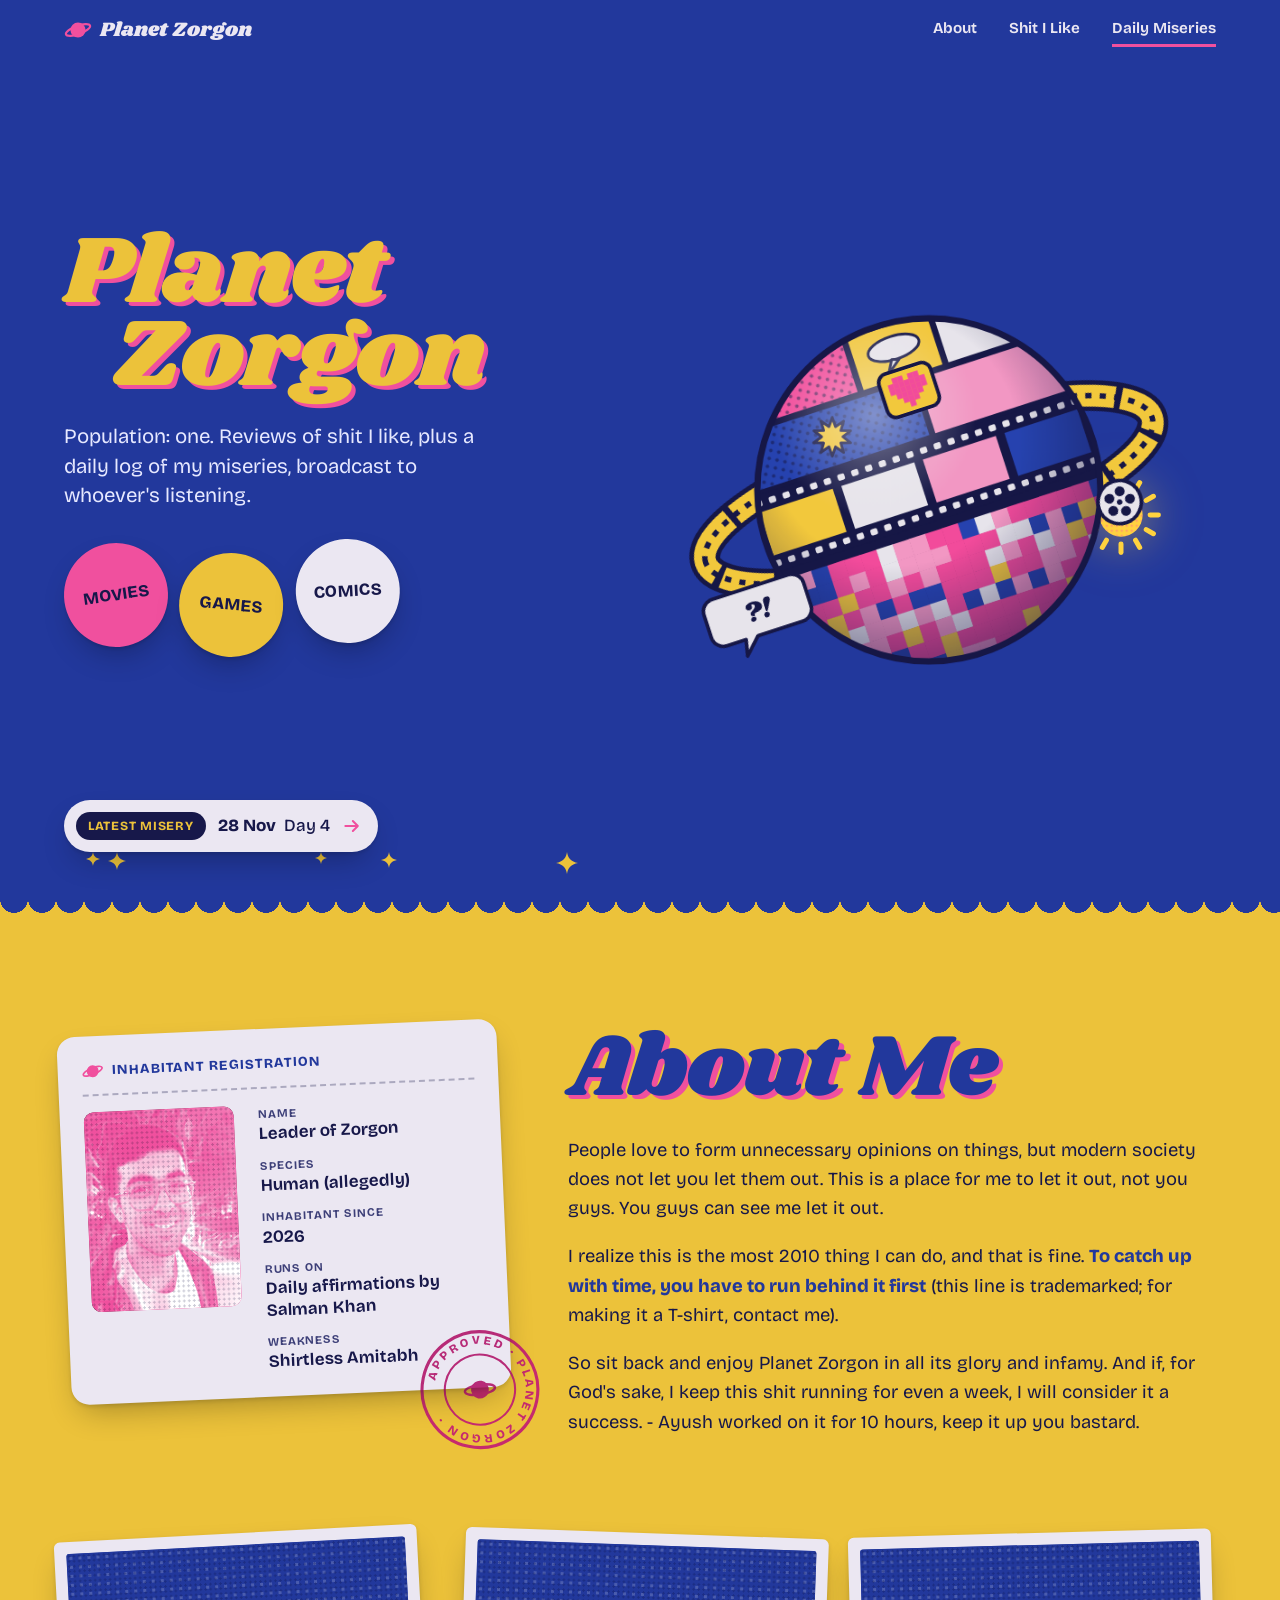
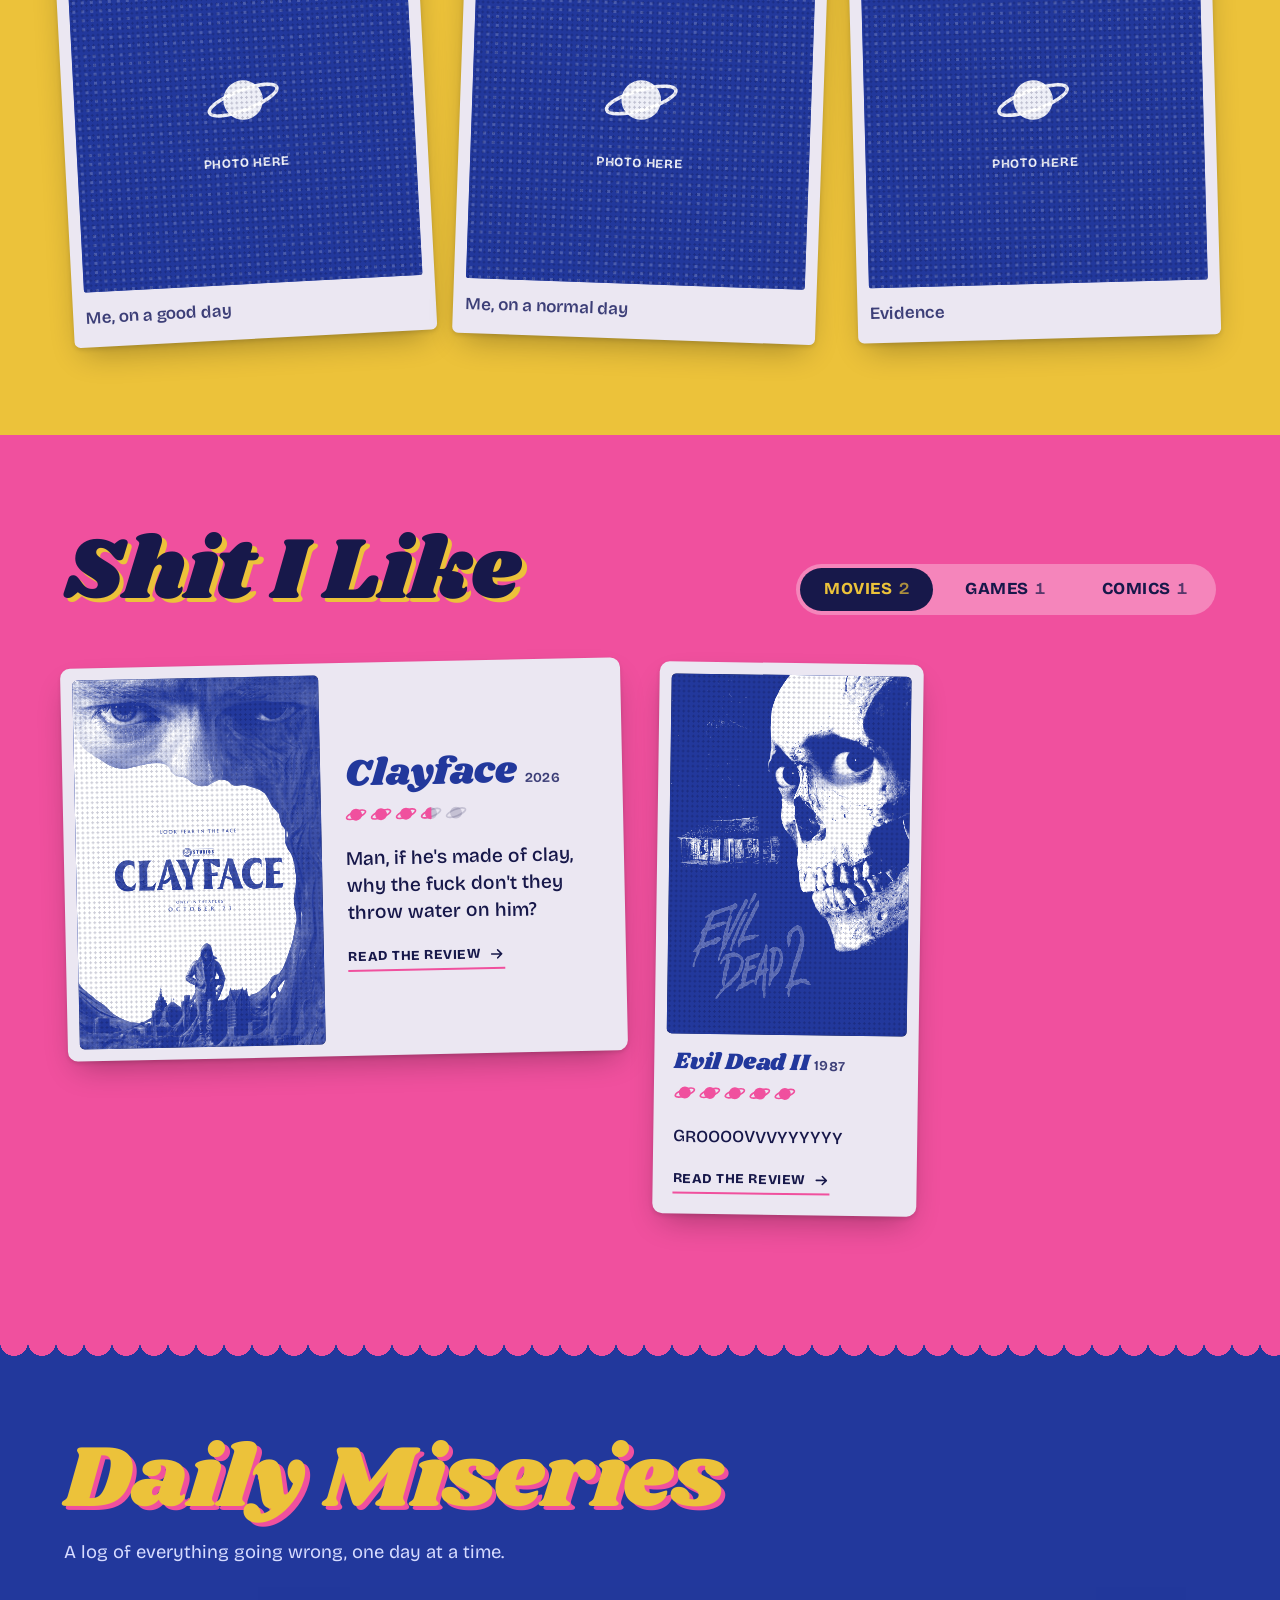
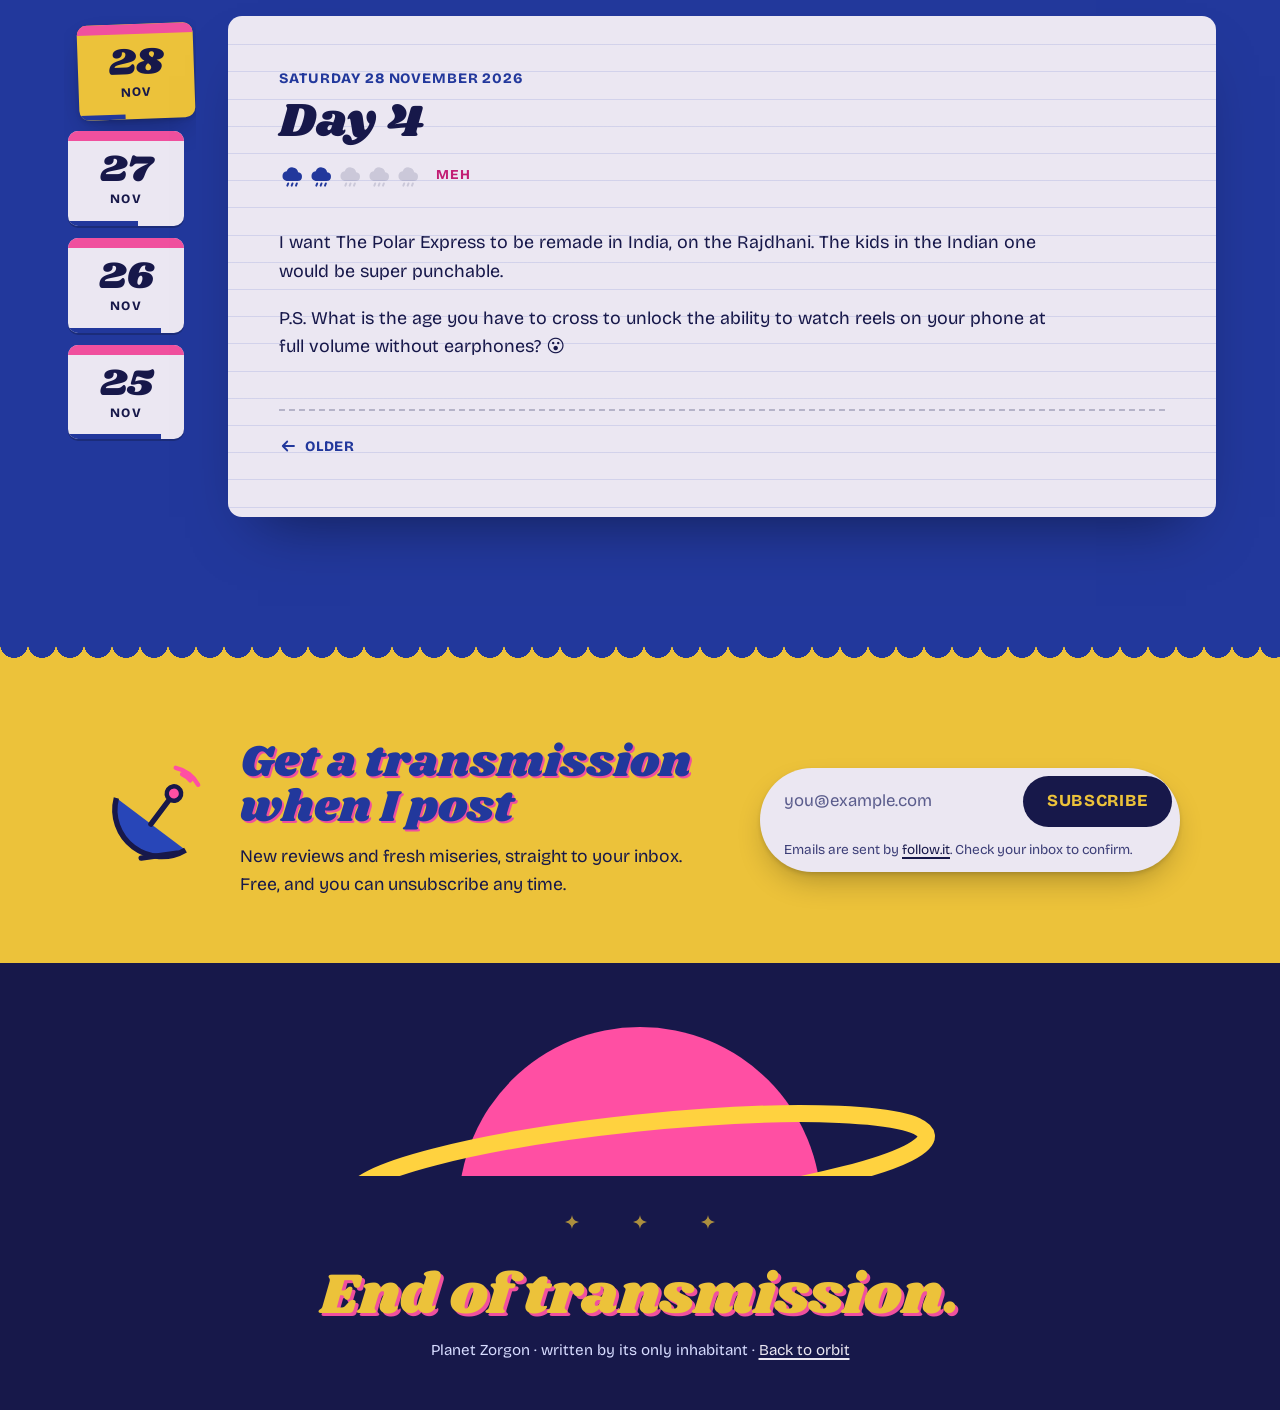
<file: index.html>
<!DOCTYPE html>
<html lang="en">
<head>
  <meta charset="utf-8">
  <meta name="viewport" content="width=device-width, initial-scale=1">
  <title>Planet Zorgon</title>
  <meta name="description" content="Planet Zorgon: a one-person planet of reviews of movies, games and comics I like, plus the Daily Miseries, a daily log of everything going wrong.">
  <meta name="google-site-verification" content="HThzylTYUKwIYpg61SEb3HpPUlOQbCRA33gV9eMSHc8">
  <meta name="follow.it-verification-code" content="wF2FHVNV9Ka0S8VwUMjX"/>
  <link rel="alternate" type="application/rss+xml" title="Planet Zorgon" href="/feed.xml">
  <link rel="canonical" href="https://planet-zorgon.pages.dev/">
  <meta property="og:type" content="website">
  <meta property="og:site_name" content="Planet Zorgon">
  <meta property="og:title" content="Planet Zorgon">
  <meta property="og:description" content="Reviews of shit I like, plus a daily log of my miseries.">
  <meta property="og:url" content="https://planet-zorgon.pages.dev/">
  <meta name="twitter:card" content="summary">
  <meta name="theme-color" content="#2846b8">
  <link rel="icon" href="images/favicon.svg" type="image/svg+xml">
  <link rel="preload" href="fonts/shrikhand.woff2" as="font" type="font/woff2" crossorigin>
  <script src="daynight.js"></script>
  <link rel="stylesheet" href="styles.css">
</head>
<body>

<!-- Icon set (drawn once, reused everywhere) -->
<svg width="0" height="0" style="position:absolute" aria-hidden="true">
  <defs>
    <symbol id="i-planet" viewBox="0 0 24 24">
      <circle cx="12" cy="12" r="6.5" fill="currentColor"/>
      <ellipse cx="12" cy="12" rx="11" ry="3.6" fill="none" stroke="currentColor" stroke-width="1.8" transform="rotate(-20 12 12)"/>
    </symbol>
    <symbol id="i-cloud" viewBox="0 0 24 24">
      <path d="M7 17.5h10.2a4 4 0 0 0 .5-7.97A5.5 5.5 0 0 0 7.1 8.6 4.5 4.5 0 0 0 7 17.5Z" fill="currentColor"/>
      <path d="M8.5 19.8l-.8 2M12.5 19.8l-.8 2M16.5 19.8l-.8 2" stroke="currentColor" stroke-width="1.8" stroke-linecap="round"/>
    </symbol>
    <symbol id="i-close" viewBox="0 0 24 24">
      <path d="M6 6l12 12M18 6 6 18" stroke="currentColor" stroke-width="2.4" stroke-linecap="round"/>
    </symbol>
    <symbol id="i-arrow" viewBox="0 0 24 24">
      <path d="M4 12h15M13 6l6 6-6 6" fill="none" stroke="currentColor" stroke-width="2.4" stroke-linecap="round" stroke-linejoin="round"/>
    </symbol>
    <symbol id="i-spark" viewBox="0 0 24 24">
      <path d="M12 0c.8 6.4 4.4 10.6 12 12-7.6 1.4-11.2 5.6-12 12-.8-6.4-4.4-10.6-12-12 7.6-1.4 11.2-5.6 12-12Z" fill="currentColor"/>
    </symbol>
  </defs>
</svg>

<a class="skip" href="#about">Skip to content</a>

<header class="bar" id="bar">
  <a class="bar__home" href="#top" aria-label="Planet Zorgon, back to top">
    <svg class="bar__logo" aria-hidden="true"><use href="#i-planet"/></svg>
    <span data-site-name>Planet Zorgon</span>
  </a>
  <nav class="bar__nav" aria-label="Sections">
    <a href="#about" data-nav="about">About</a>
    <a href="#like" data-nav="like">Shit I Like</a>
    <a href="#miseries" data-nav="miseries">Daily Miseries</a>
  </nav>
</header>

<main>
  <!-- ============ HERO ============ -->
  <section class="hero" id="top">
    <div class="hero__sparks" aria-hidden="true">
      <svg style="--x:8%;--y:18%;--s:18px"><use href="#i-spark"/></svg>
      <svg style="--x:46%;--y:9%;--s:12px"><use href="#i-spark"/></svg>
      <svg style="--x:90%;--y:14%;--s:22px"><use href="#i-spark"/></svg>
      <svg style="--x:4%;--y:78%;--s:14px"><use href="#i-spark"/></svg>
      <svg style="--x:58%;--y:88%;--s:16px"><use href="#i-spark"/></svg>
    </div>

    <div class="hero__planet" aria-hidden="true">
      <svg viewBox="0 0 600 600" class="planet" id="planet"></svg>
    </div>

    <div class="hero__copy">
      <h1 class="hero__title" data-site-name-split>
        <span>Planet</span>
        <span>Zorgon</span>
      </h1>
      <p class="hero__tag" data-site-tagline></p>
      <nav class="hero__moons" aria-label="Jump to">
        <a class="moon moon--pink" href="#like/movies">Movies</a>
        <a class="moon moon--yellow" href="#like/games">Games</a>
        <a class="moon moon--paper" href="#like/comics">Comics</a>
      </nav>
    </div>

    <a class="hero__latest" id="latest" href="#miseries" hidden>
      <span class="hero__latest-label">Latest misery</span>
      <span class="hero__latest-text"></span>
      <svg aria-hidden="true"><use href="#i-arrow"/></svg>
    </a>
  </section>

  <!-- ============ ABOUT ============ -->
  <section class="about" id="about" aria-labelledby="about-h">
    <div class="about__inner">
      <div class="passport" id="passport">
        <div class="passport__head">
          <svg aria-hidden="true"><use href="#i-planet"/></svg>
          <span>Inhabitant registration</span>
        </div>
        <div class="passport__body">
          <div class="ink ink--pink passport__photo" data-slot="about-photo"></div>
          <dl class="passport__fields"></dl>
        </div>
        <div class="passport__stamp" aria-hidden="true">
          <svg viewBox="0 0 120 120">
            <defs><path id="stampcircle" d="M60 60m-44 0a44 44 0 1 1 88 0a44 44 0 1 1-88 0"/></defs>
            <circle cx="60" cy="60" r="56" fill="none" stroke="currentColor" stroke-width="3"/>
            <circle cx="60" cy="60" r="34" fill="none" stroke="currentColor" stroke-width="2"/>
            <text font-size="11.5" letter-spacing="2.6" fill="currentColor"><textPath href="#stampcircle">APPROVED · PLANET ZORGON · </textPath></text>
            <use href="#i-planet" x="44" y="44" width="32" height="32" fill="currentColor"/>
          </svg>
        </div>
      </div>

      <div class="about__text">
        <h2 class="display" id="about-h"></h2>
        <div class="prose" id="about-bio"></div>
      </div>
    </div>
    <ul class="evidence" id="evidence"></ul>
  </section>

  <!-- ============ SHIT I LIKE ============ -->
  <section class="like" id="like" aria-labelledby="like-h">
    <div class="like__head">
      <h2 class="display" id="like-h">Shit I Like</h2>
      <div class="tabs" role="tablist" aria-label="Categories">
        <button role="tab" id="tab-movies" aria-controls="panel-movies" data-cat="movies">Movies <span class="tabs__n"></span></button>
        <button role="tab" id="tab-games" aria-controls="panel-games" data-cat="games">Games <span class="tabs__n"></span></button>
        <button role="tab" id="tab-comics" aria-controls="panel-comics" data-cat="comics">Comics <span class="tabs__n"></span></button>
      </div>
    </div>
    <div role="tabpanel" id="panel-movies" aria-labelledby="tab-movies" class="shelf shelf--movies" tabindex="0"></div>
    <div role="tabpanel" id="panel-games" aria-labelledby="tab-games" class="shelf shelf--games" tabindex="0" hidden></div>
    <div role="tabpanel" id="panel-comics" aria-labelledby="tab-comics" class="shelf shelf--comics" tabindex="0" hidden></div>
  </section>

  <!-- ============ DAILY MISERIES ============ -->
  <section class="miseries" id="miseries" aria-labelledby="mis-h">
    <div class="miseries__head">
      <h2 class="display" id="mis-h">Daily Miseries</h2>
      <p class="miseries__sub">A log of everything going wrong, one day at a time.</p>
    </div>
    <div class="miseries__body">
      <div class="calendar" role="tablist" aria-label="Entries by date" aria-orientation="vertical" id="calendar"></div>
      <article class="sheet" id="sheet" role="tabpanel" tabindex="0" aria-live="polite"></article>
    </div>
  </section>
</main>

<!-- Email updates (sends sign-ups to follow.it, which emails new posts from feed.xml) -->
<section class="signal" id="updates" aria-labelledby="signal-h" style="--scallop:var(--blue)">
  <div class="signal__inner">
    <svg class="signal__dish" viewBox="0 0 120 120" aria-hidden="true">
      <path d="M22 30a52 52 0 0 0 68 68Z" fill="#2846b8"/>
      <path d="M22 30a52 52 0 0 0 68 68" fill="none" stroke="#17184a" stroke-width="6" stroke-linejoin="round"/>
      <path d="M56 64l26-26" stroke="#17184a" stroke-width="6" stroke-linecap="round"/>
      <circle cx="86" cy="34" r="8" fill="#ff4fa3" stroke="#17184a" stroke-width="5"/>
      <path d="M98 14a26 26 0 0 1 8 8M92 6a38 38 0 0 1 22 22" fill="none" stroke="#ff4fa3" stroke-width="5" stroke-linecap="round"/>
      <path d="M40 100h40" stroke="#17184a" stroke-width="6" stroke-linecap="round"/>
    </svg>
    <div class="signal__copy">
      <h2 class="signal__h" id="signal-h">Get a transmission when I post</h2>
      <p class="signal__p">New reviews and fresh miseries, straight to your inbox. Free, and you can unsubscribe any time.</p>
    </div>
    <form class="signal__form" action="https://api.follow.it/subscription-form/[base64]/8" method="post">
      <label class="visually-hidden" for="signal-email">Your email</label>
      <input class="signal__input" id="signal-email" type="email" name="email" required autocomplete="email" inputmode="email" placeholder="you@example.com" spellcheck="false">
      <button class="signal__btn" type="submit">Subscribe</button>
      <p class="signal__fine">Emails are sent by <a href="https://follow.it" rel="noopener">follow.it</a>. Check your inbox to confirm.</p>
    </form>
  </div>
</section>

<footer class="foot">
  <svg class="foot__planet" viewBox="0 0 600 200" aria-hidden="true">
    <circle cx="300" cy="230" r="170" fill="#ff4fa3"/>
    <ellipse cx="300" cy="190" rx="270" ry="40" fill="none" stroke="#ffd23f" stroke-width="16" transform="rotate(-6 300 190)"/>
  </svg>
  <div class="wish" role="group" aria-label="Three stars">
    <button type="button" class="wish__star" data-star="1" aria-label="A star"><svg aria-hidden="true"><use href="#i-spark"/></svg></button>
    <button type="button" class="wish__star" data-star="2" aria-label="A star"><svg aria-hidden="true"><use href="#i-spark"/></svg></button>
    <button type="button" class="wish__star" data-star="3" aria-label="A star"><svg aria-hidden="true"><use href="#i-spark"/></svg></button>
  </div>
  <p class="foot__end">End of transmission.</p>
  <p class="foot__small"><span data-site-name>Planet Zorgon</span> · written by its only inhabitant · <a href="#top">Back to orbit</a></p>
</footer>

<div class="oops" id="oops" role="alert" hidden></div>

<script src="content.js"></script>
<script src="shared.js"></script>
<script src="app.js"></script>
<script src="motion.js"></script>
</body>
</html>
</file>
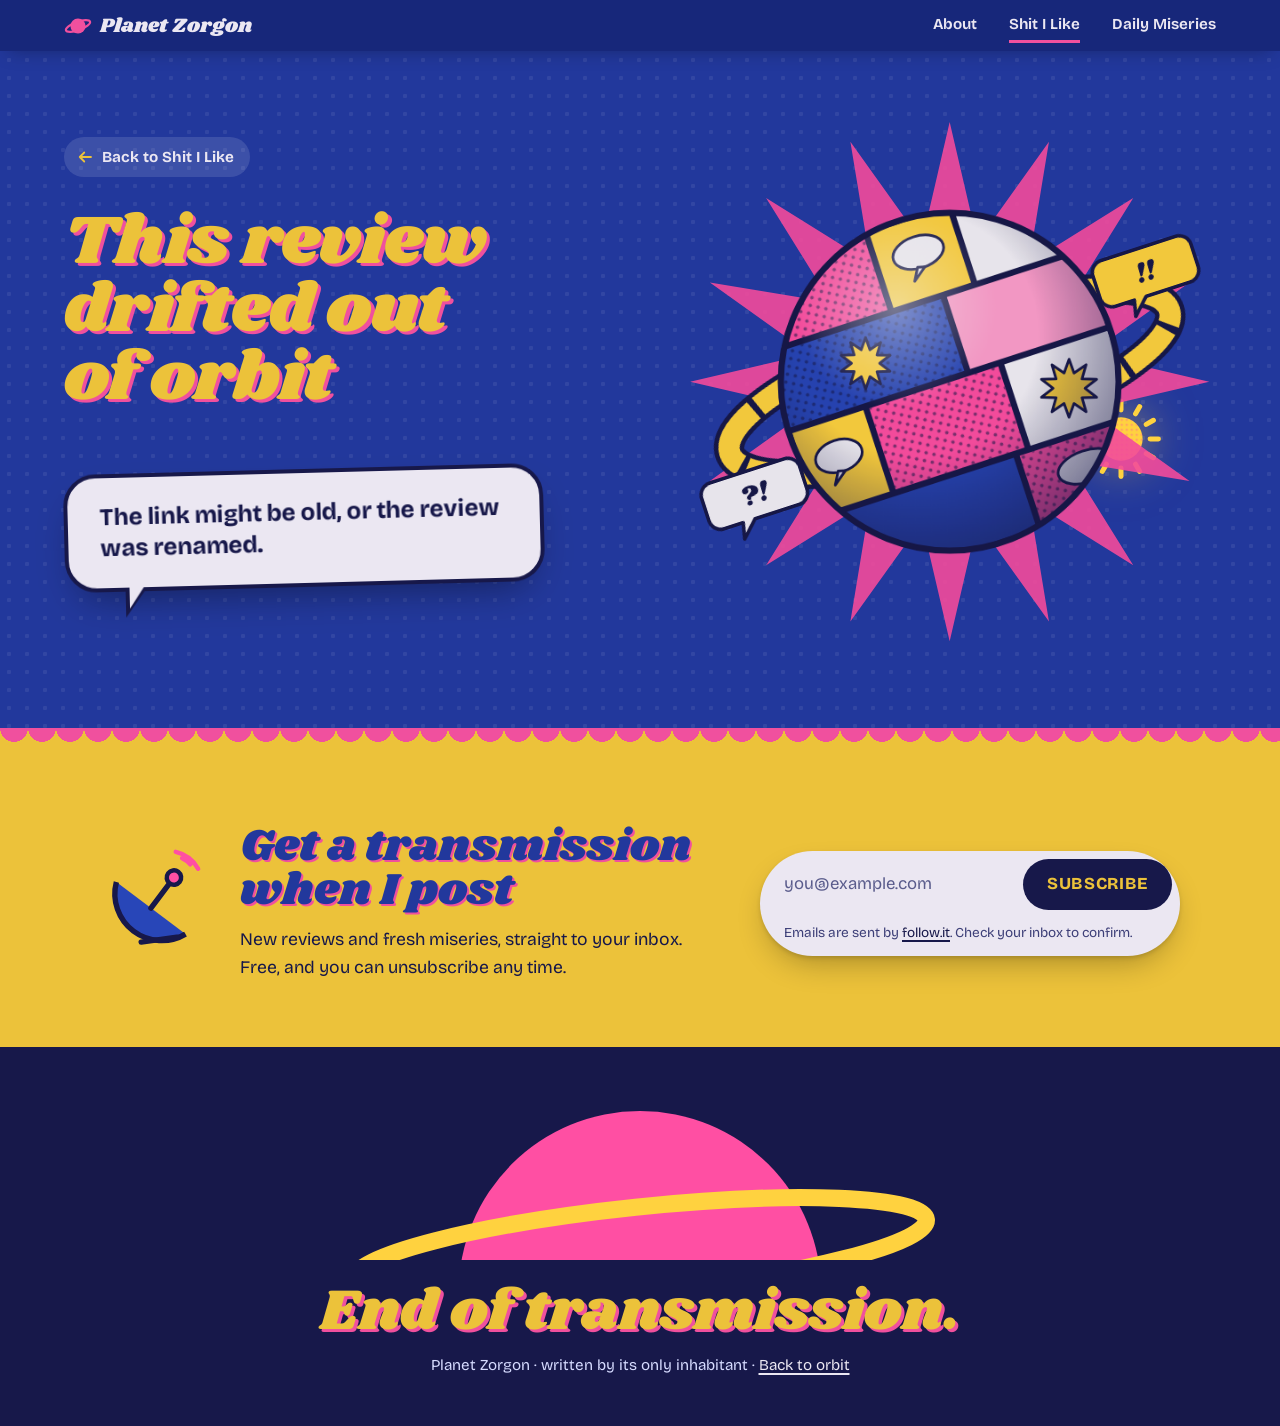
<file: review.html>
<!DOCTYPE html>
<html lang="en">
<head>
  <meta charset="utf-8">
  <meta name="viewport" content="width=device-width, initial-scale=1">
  <title>Review · Planet Zorgon</title>
  <meta name="description" content="A review from Planet Zorgon: movies, games and comics I like.">
  <meta name="theme-color" content="#2846b8">
  <link rel="icon" href="images/favicon.svg" type="image/svg+xml">
  <link rel="preload" href="fonts/shrikhand.woff2" as="font" type="font/woff2" crossorigin>
  <script src="daynight.js"></script>
  <link rel="stylesheet" href="styles.css">
</head>
<body class="is-review">

<!-- Icon set (drawn once, reused everywhere) -->
<svg width="0" height="0" style="position:absolute" aria-hidden="true">
  <defs>
    <symbol id="i-planet" viewBox="0 0 24 24">
      <circle cx="12" cy="12" r="6.5" fill="currentColor"/>
      <ellipse cx="12" cy="12" rx="11" ry="3.6" fill="none" stroke="currentColor" stroke-width="1.8" transform="rotate(-20 12 12)"/>
    </symbol>
    <symbol id="i-cloud" viewBox="0 0 24 24">
      <path d="M7 17.5h10.2a4 4 0 0 0 .5-7.97A5.5 5.5 0 0 0 7.1 8.6 4.5 4.5 0 0 0 7 17.5Z" fill="currentColor"/>
      <path d="M8.5 19.8l-.8 2M12.5 19.8l-.8 2M16.5 19.8l-.8 2" stroke="currentColor" stroke-width="1.8" stroke-linecap="round"/>
    </symbol>
    <symbol id="i-close" viewBox="0 0 24 24">
      <path d="M6 6l12 12M18 6 6 18" stroke="currentColor" stroke-width="2.4" stroke-linecap="round"/>
    </symbol>
    <symbol id="i-arrow" viewBox="0 0 24 24">
      <path d="M4 12h15M13 6l6 6-6 6" fill="none" stroke="currentColor" stroke-width="2.4" stroke-linecap="round" stroke-linejoin="round"/>
    </symbol>
    <symbol id="i-spark" viewBox="0 0 24 24">
      <path d="M12 0c.8 6.4 4.4 10.6 12 12-7.6 1.4-11.2 5.6-12 12-.8-6.4-4.4-10.6-12-12 7.6-1.4 11.2-5.6 12-12Z" fill="currentColor"/>
    </symbol>
  </defs>
</svg>

<a class="skip" href="#review">Skip to the review</a>

<header class="bar is-scrolled" id="bar">
  <a class="bar__home" href="index.html#top" aria-label="Planet Zorgon home">
    <svg class="bar__logo" aria-hidden="true"><use href="#i-planet"/></svg>
    <span data-site-name>Planet Zorgon</span>
  </a>
  <nav class="bar__nav" aria-label="Sections">
    <a href="index.html#about">About</a>
    <a href="index.html#like" aria-current="true">Shit I Like</a>
    <a href="index.html#miseries">Daily Miseries</a>
  </nav>
</header>

<main id="main">
  <section class="rv-hero" id="rv-hero">
    <div class="rv-hero__copy">
      <a class="rv-back" id="rv-back" href="index.html#like">
        <svg class="flip" aria-hidden="true"><use href="#i-arrow"/></svg><span>Back to Shit I Like</span>
      </a>
      <h1 class="rv-title" id="rv-title"></h1>
      <div class="rv-meta" id="rv-meta"></div>
      <blockquote class="bubble" id="rv-verdict"></blockquote>
    </div>
    <figure class="rv-planet" aria-hidden="true">
      <svg viewBox="0 0 600 600" class="planet" id="rv-planet-svg"></svg>
      <figcaption id="rv-planet-cap"></figcaption>
    </figure>
  </section>

  <section class="rv-body" id="review" aria-labelledby="rv-review-h">
    <div class="rv-body__inner">
      <div class="rv-cover">
        <div class="ink ink--blue rv-cover__img" id="rv-cover"></div>
        <p class="rv-cover__hint"><span class="hint-hover">Hover to see the real colours</span><span class="hint-tap">Tap to see the real colours</span></p>
      </div>
      <article class="sheet rv-sheet">
        <h2 class="rv-sheet__h" id="rv-review-h">The review</h2>
        <div class="prose" id="rv-text"></div>
        <dl class="rv-credits" id="rv-credits" hidden></dl>
      </article>
    </div>
  </section>

  <section class="rv-more" id="rv-more" aria-labelledby="rv-more-h">
    <h2 class="display" id="rv-more-h"></h2>
    <div class="shelf" id="rv-more-list"></div>
  </section>
</main>

<!-- Email updates (sends sign-ups to follow.it, which emails new posts from feed.xml) -->
<section class="signal" id="updates" aria-labelledby="signal-h" style="--scallop:var(--pink)">
  <div class="signal__inner">
    <svg class="signal__dish" viewBox="0 0 120 120" aria-hidden="true">
      <path d="M22 30a52 52 0 0 0 68 68Z" fill="#2846b8"/>
      <path d="M22 30a52 52 0 0 0 68 68" fill="none" stroke="#17184a" stroke-width="6" stroke-linejoin="round"/>
      <path d="M56 64l26-26" stroke="#17184a" stroke-width="6" stroke-linecap="round"/>
      <circle cx="86" cy="34" r="8" fill="#ff4fa3" stroke="#17184a" stroke-width="5"/>
      <path d="M98 14a26 26 0 0 1 8 8M92 6a38 38 0 0 1 22 22" fill="none" stroke="#ff4fa3" stroke-width="5" stroke-linecap="round"/>
      <path d="M40 100h40" stroke="#17184a" stroke-width="6" stroke-linecap="round"/>
    </svg>
    <div class="signal__copy">
      <h2 class="signal__h" id="signal-h">Get a transmission when I post</h2>
      <p class="signal__p">New reviews and fresh miseries, straight to your inbox. Free, and you can unsubscribe any time.</p>
    </div>
    <form class="signal__form" action="https://api.follow.it/subscription-form/[base64]/8" method="post">
      <label class="visually-hidden" for="signal-email">Your email</label>
      <input class="signal__input" id="signal-email" type="email" name="email" required autocomplete="email" inputmode="email" placeholder="you@example.com" spellcheck="false">
      <button class="signal__btn" type="submit">Subscribe</button>
      <p class="signal__fine">Emails are sent by <a href="https://follow.it" rel="noopener">follow.it</a>. Check your inbox to confirm.</p>
    </form>
  </div>
</section>

<footer class="foot">
  <svg class="foot__planet" viewBox="0 0 600 200" aria-hidden="true">
    <circle cx="300" cy="230" r="170" fill="#ff4fa3"/>
    <ellipse cx="300" cy="190" rx="270" ry="40" fill="none" stroke="#ffd23f" stroke-width="16" transform="rotate(-6 300 190)"/>
  </svg>
  <p class="foot__end">End of transmission.</p>
  <p class="foot__small"><span data-site-name>Planet Zorgon</span> · written by its only inhabitant · <a href="index.html#top">Back to orbit</a></p>
</footer>

<div class="oops" id="oops" role="alert" hidden></div>

<script src="content.js"></script>
<script src="shared.js"></script>
<script src="review.js"></script>
<script src="motion.js"></script>
</body>
</html>
</file>
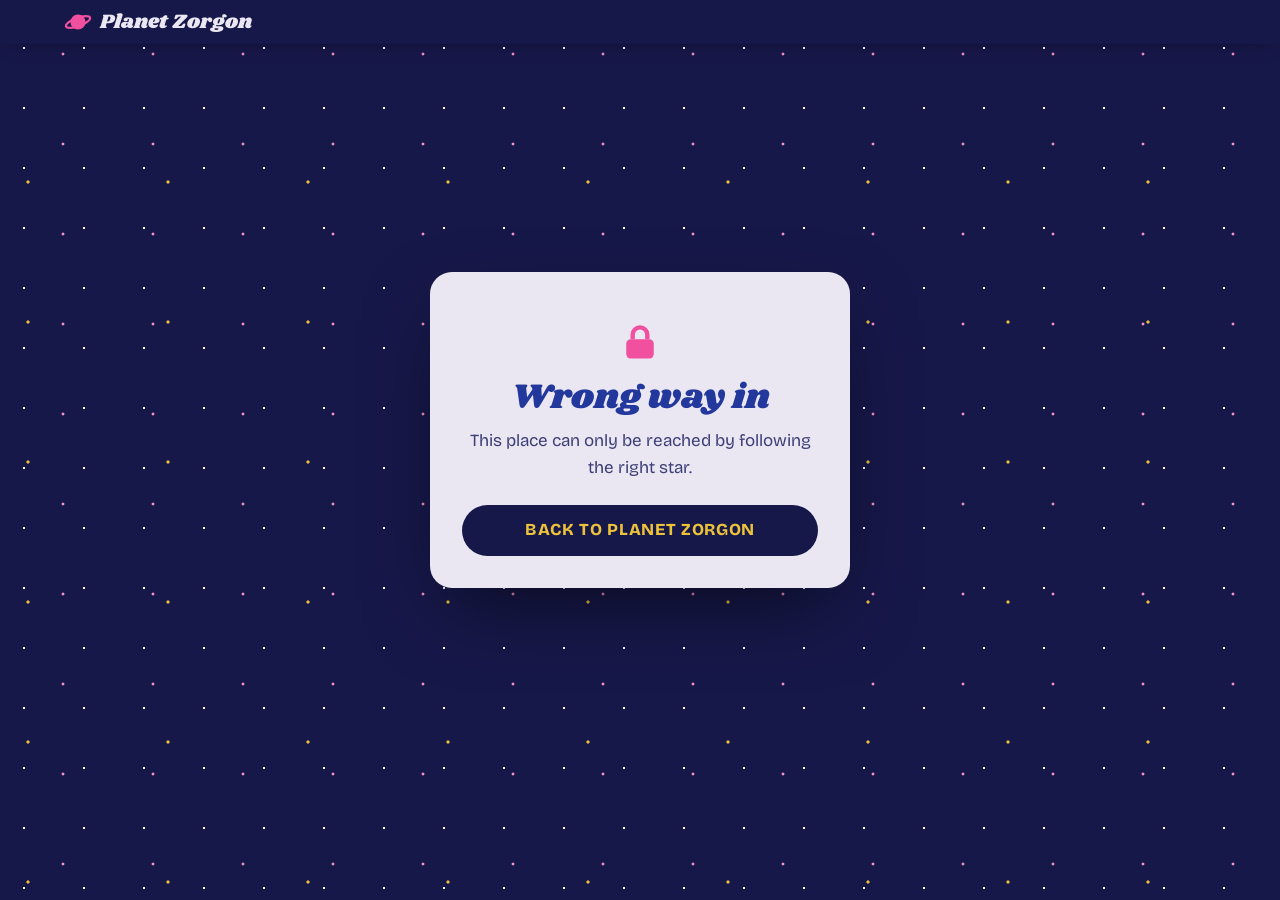
<file: special.html>
<!DOCTYPE html>
<html lang="en">
<head>
  <meta charset="utf-8">
  <meta name="viewport" content="width=device-width, initial-scale=1">
  <meta name="robots" content="noindex, nofollow">
  <title>A special space · Planet Zorgon</title>
  <meta name="theme-color" content="#17184a">
  <link rel="icon" href="images/favicon.svg" type="image/svg+xml">
  <script src="daynight.js"></script>
  <link rel="stylesheet" href="styles.css">
</head>
<body class="is-special">

<svg width="0" height="0" style="position:absolute" aria-hidden="true">
  <defs>
    <symbol id="i-planet" viewBox="0 0 24 24">
      <circle cx="12" cy="12" r="6.5" fill="currentColor"/>
      <ellipse cx="12" cy="12" rx="11" ry="3.6" fill="none" stroke="currentColor" stroke-width="1.8" transform="rotate(-20 12 12)"/>
    </symbol>
    <symbol id="i-arrow" viewBox="0 0 24 24">
      <path d="M4 12h15M13 6l6 6-6 6" fill="none" stroke="currentColor" stroke-width="2.4" stroke-linecap="round" stroke-linejoin="round"/>
    </symbol>
    <symbol id="i-spark" viewBox="0 0 24 24">
      <path d="M12 0c.8 6.4 4.4 10.6 12 12-7.6 1.4-11.2 5.6-12 12-.8-6.4-4.4-10.6-12-12 7.6-1.4 11.2-5.6 12-12Z" fill="currentColor"/>
    </symbol>
    <symbol id="i-heart" viewBox="0 0 24 24">
      <path d="M12 21s-8.5-5.3-8.5-11.2A4.8 4.8 0 0 1 12 6.6a4.8 4.8 0 0 1 8.5 3.2C20.5 15.7 12 21 12 21Z" fill="currentColor"/>
    </symbol>
    <symbol id="i-lock" viewBox="0 0 24 24">
      <rect x="4.5" y="10.5" width="15" height="10.5" rx="2.5" fill="currentColor"/>
      <path d="M8 10.5V8a4 4 0 0 1 8 0v2.5" fill="none" stroke="currentColor" stroke-width="2.4"/>
    </symbol>
    <symbol id="i-close" viewBox="0 0 24 24">
      <path d="M6 6l12 12M18 6 6 18" stroke="currentColor" stroke-width="2.4" stroke-linecap="round"/>
    </symbol>
    <symbol id="i-check" viewBox="0 0 24 24">
      <path d="M5 12.5l4.5 4.5L19 7.5" fill="none" stroke="currentColor" stroke-width="3" stroke-linecap="round" stroke-linejoin="round"/>
    </symbol>
  </defs>
</svg>

<div class="sky" aria-hidden="true"></div>

<header class="bar is-scrolled" id="bar">
  <a class="bar__home" href="index.html#top" aria-label="Planet Zorgon home">
    <svg class="bar__logo" aria-hidden="true"><use href="#i-planet"/></svg>
    <span>Planet Zorgon</span>
  </a>
</header>

<!-- ===== Gate: shown until the password is right ===== -->
<main class="gate" id="gate">
  <div class="gate__card">
    <svg class="gate__lock" aria-hidden="true"><use href="#i-lock"/></svg>

    <div id="gate-nostar" hidden>
      <h1 class="gate__h">Wrong way in</h1>
      <p class="gate__p">This place can only be reached by following the right star.</p>
      <a class="gate__btn" href="index.html#top">Back to Planet Zorgon</a>
    </div>

    <form id="gate-form" hidden novalidate>
      <h1 class="gate__h">Who goes there?</h1>
      <p class="gate__p">You found the right star. One last thing.</p>
      <label class="gate__label" for="pw">Password</label>
      <input class="gate__input" id="pw" name="pw" type="password" autocomplete="current-password" required aria-describedby="pw-msg">
      <p class="gate__msg" id="pw-msg" role="alert"></p>
      <button class="gate__btn" type="submit">Unlock</button>
    </form>
  </div>
</main>

<!-- ===== The special space ===== -->
<div id="secret" hidden>
  <section class="sp-hero">
    <div class="sp-hero__copy">
      <h1 class="sp-title" id="sp-title"></h1>
      <p class="sp-for">For <span id="sp-name"></span></p>
    </div>
    <div class="sp-planet">
      <svg viewBox="0 0 600 600" class="planet" id="sp-planet" aria-hidden="true"></svg>
      <div class="sp-sky" id="sp-sky"></div>
    </div>
  </section>

  <section class="sp-note" aria-labelledby="sp-note-h">
    <div class="sp-note__inner">
      <figure class="sp-photo">
        <div class="ink ink--pink sp-photo__img" id="sp-photo"></div>
        <figcaption id="sp-caption"></figcaption>
      </figure>
      <article class="sheet sp-letter">
        <div class="sp-taped" id="sp-taped"></div>
        <h2 class="sp-h" id="sp-note-h">A note for you</h2>
        <div class="prose" id="sp-letter"></div>
        <p class="sp-sign" id="sp-sign"></p>
      </article>
    </div>
  </section>

  <section class="sp-wall" id="sp-wall-sec" aria-labelledby="sp-wall-h">
    <h2 class="display" id="sp-wall-h">Evidence of us</h2>
    <p class="sp-wall__sub">Tap any photo to see it big.</p>
    <div class="sp-wall__grid" id="sp-wall"></div>
  </section>

  <section class="sp-watch" aria-labelledby="sp-watch-h">
    <div class="sp-watch__head">
      <h2 class="display" id="sp-watch-h">Watch these</h2>
      <div class="tabs" role="tablist" aria-label="Filter">
        <button role="tab" data-f="all" aria-selected="true">All</button>
        <button role="tab" data-f="movie" aria-selected="false">Movies</button>
        <button role="tab" data-f="show" aria-selected="false">Shows</button>
      </div>
    </div>
    <p class="sp-progress" id="sp-progress" aria-live="polite"></p>
    <ul class="sp-list" id="sp-list"></ul>
  </section>

  <footer class="foot">
    <div class="sp-final" id="sp-final"></div>
    <p class="foot__end">Only for you.</p>
    <p class="foot__small"><a href="index.html#top">Back to Planet Zorgon</a></p>
  </footer>
</div>

<dialog class="viewer" id="viewer" aria-label="Photo viewer">
  <button class="viewer__btn viewer__close" type="button" data-v="close" aria-label="Close"><svg aria-hidden="true"><use href="#i-close"/></svg></button>
  <button class="viewer__btn viewer__prev" type="button" data-v="prev" aria-label="Previous photo"><svg class="flip" aria-hidden="true"><use href="#i-arrow"/></svg></button>
  <figure class="viewer__fig" id="viewer-fig"><figcaption id="viewer-count"></figcaption></figure>
  <button class="viewer__btn viewer__next" type="button" data-v="next" aria-label="Next photo"><svg aria-hidden="true"><use href="#i-arrow"/></svg></button>
</dialog>

<div class="oops" id="oops" role="alert" hidden></div>

<script src="content.js"></script>
<script src="special-locked.js"></script>
<script src="shared.js"></script>
<script src="special.js"></script>
<script src="motion.js"></script>
</body>
</html>
</file>
<file: styles.css>
/* =====================================================================
   PLANET ZORGON — risograph zine from another planet
   Three inks (pink, blue, yellow) overprinting on cool paper.
   Change the colours here if you ever want a new look.
   ===================================================================== */

@font-face {
  font-family: "Shrikhand";
  src: url("fonts/shrikhand.woff2") format("woff2");
  font-weight: 400;
  font-display: swap;
}
@font-face {
  font-family: "Bricolage";
  src: url("fonts/bricolage.woff2") format("woff2-variations");
  font-weight: 200 800;
  font-stretch: 75% 100%;
  font-display: swap;
}

:root {
  --pink: #ff4fa3;
  --pink-lite: #ff9fcd;
  --blue: #2846b8;
  --blue-deep: #1c3290;
  --yellow: #ffd23f;
  --paper: #f3f0f7;
  --ink: #17184a;
  --ink-soft: #3d3f78;

  --display: "Shrikhand", "Bricolage", Georgia, serif;
  --body: "Bricolage", system-ui, -apple-system, "Segoe UI", sans-serif;

  --s1: 4px; --s2: 8px; --s3: 12px; --s4: 16px; --s5: 24px;
  --s6: 32px; --s7: 48px; --s8: 64px; --s9: 96px; --s10: 128px;
  --gutter: clamp(20px, 5vw, 64px);
  --ease-out: cubic-bezier(.16, 1, .3, 1);
  --shadow: 0 2px 4px rgba(0, 0, 0, .12), 0 14px 32px -10px rgba(0, 0, 0, .32);
}

*, *::before, *::after { box-sizing: border-box; }
html { scroll-behavior: smooth; scroll-padding-top: 72px; -webkit-text-size-adjust: 100%; }
@media (prefers-reduced-motion: reduce) { html { scroll-behavior: auto; } }
body {
  margin: 0;
  font-family: var(--body);
  font-size: 1.0625rem;
  line-height: 1.6;
  color: var(--ink);
  background: var(--blue);
  font-variation-settings: "wdth" 100;
  -webkit-font-smoothing: antialiased;
  overflow-x: hidden;
}
img { display: block; max-width: 100%; }
button { font: inherit; color: inherit; }
a { color: inherit; text-decoration-thickness: 2px; text-underline-offset: .2em; }
::selection { background: var(--yellow); color: var(--ink); }
:focus-visible { outline: 3px solid var(--yellow); outline-offset: 3px; border-radius: 4px; }
.about :focus-visible, .like :focus-visible, .reader :focus-visible { outline-color: var(--blue); }
html { scrollbar-color: var(--pink) var(--blue-deep); }
code { font-family: ui-monospace, "SF Mono", Menlo, monospace; font-size: .88em; background: rgba(23,24,74,.08); padding: .1em .35em; border-radius: 4px; }
[hidden] { display: none !important; }
.visually-hidden { position: absolute !important; width: 1px; height: 1px; overflow: hidden; clip: rect(0 0 0 0); white-space: nowrap; }

.skip { position: absolute; left: var(--s4); top: -60px; z-index: 100; background: var(--yellow); color: var(--ink); padding: var(--s2) var(--s4); border-radius: 999px; font-weight: 700; }
.skip:focus { top: var(--s3); }

/* Display type: Shrikhand with riso misregistration (the pink plate never lines up) */
.display {
  font-family: var(--display);
  font-weight: 400;
  font-size: clamp(2.6rem, 7vw, 5.5rem);
  line-height: .95;
  letter-spacing: -.01em;
  margin: 0;
  text-wrap: balance;
}

/* ---------------------------------------------------------------------
   INK: every photo is printed in one ink colour; hover shows the real one
   --------------------------------------------------------------------- */
.ink {
  position: relative;
  overflow: hidden;
  isolation: isolate;
  background: var(--inkc, var(--blue));
}
.ink--pink { --inkc: var(--pink); }
.ink--blue { --inkc: var(--blue); }
.ink img {
  width: 100%; height: 100%;
  object-fit: cover;
  filter: grayscale(1) contrast(1.2) brightness(1.08);
  mix-blend-mode: screen;
  transition: filter .5s var(--ease-out);
}
.ink::after { /* halftone grain on top */
  content: ""; position: absolute; inset: 0; pointer-events: none;
  background: radial-gradient(circle at center, rgba(23,24,74,.22) 0 1px, transparent 1.4px) 0 0 / 5px 5px;
  mix-blend-mode: multiply;
  transition: opacity .5s var(--ease-out);
}
.ink:hover img, .ink.is-real img, a:focus-visible .ink img, .reader .ink img { filter: none; mix-blend-mode: normal; }
.ink:hover::after, .ink.is-real::after, a:focus-visible .ink::after, .reader .ink::after { opacity: 0; }

/* Placeholder when there's no picture yet */
.ph {
  position: absolute; inset: 0;
  display: grid; place-content: center; justify-items: center; gap: var(--s2);
  color: rgba(255,255,255,.92);
  background:
    radial-gradient(circle at center, rgba(255,255,255,.18) 0 1.6px, transparent 2px) 0 0 / 9px 9px,
    var(--inkc, var(--blue));
  text-align: center; padding: var(--s4);
}
.ph[hidden] { display: none; }
.ph svg { width: clamp(44px, 30%, 96px); height: auto; }
.ph span { font-weight: 700; font-stretch: 80%; font-size: .8rem; letter-spacing: .06em; text-transform: uppercase; }

/* ---------------------------------------------------------------------
   TOP BAR
   --------------------------------------------------------------------- */
.bar {
  position: fixed; inset: 0 0 auto 0; z-index: 50;
  display: flex; align-items: center; justify-content: space-between; gap: var(--s4);
  padding: var(--s3) var(--gutter);
  color: var(--paper);
  transition: background-color .3s, box-shadow .3s, padding .3s;
}
.bar.is-scrolled { background: var(--blue-deep); box-shadow: 0 6px 20px -8px rgba(0,0,0,.35); padding-block: var(--s2); }
.bar__home { display: inline-flex; align-items: center; gap: var(--s2); text-decoration: none; font-family: var(--display); font-size: 1.25rem; line-height: 1; white-space: nowrap; }
.bar__logo { width: 28px; height: 28px; color: var(--pink); }
.bar__nav { display: flex; gap: clamp(var(--s3), 2.5vw, var(--s6)); font-weight: 650; font-stretch: 85%; font-size: .95rem; }
.bar__nav a { text-decoration: none; padding: var(--s1) 0; border-bottom: 3px solid transparent; transition: border-color .2s, color .2s; white-space: nowrap; }
.bar__nav a:hover { color: var(--yellow); }
.bar__nav a[aria-current] { border-color: var(--pink); }
@media (max-width: 560px) {
  .bar__home span { display: none; }
  .bar__nav { font-size: .9rem; gap: var(--s4); }
}

/* ---------------------------------------------------------------------
   HERO — blue drench, the planet, the name
   --------------------------------------------------------------------- */
.hero {
  position: relative;
  min-height: min(100svh, 980px);
  display: grid;
  grid-template-columns: minmax(0, 1fr) minmax(0, 1.05fr);
  grid-template-rows: 1fr auto;
  align-items: center;
  gap: 0 var(--s6);
  padding: var(--s10) var(--gutter) var(--s7);
  background: var(--blue);
  color: var(--paper);
  overflow: hidden;
}
.hero__sparks svg { position: absolute; left: var(--x); top: var(--y); width: var(--s); height: var(--s); color: var(--yellow); }
.hero__copy { position: relative; z-index: 2; grid-column: 1; grid-row: 1; }
.hero__title {
  font-family: var(--display);
  font-weight: 400;
  font-size: clamp(3.6rem, 10vw, 6rem);
  line-height: .86;
  letter-spacing: -.015em;
  margin: 0 0 var(--s5);
  color: var(--yellow);
  text-shadow: .045em .04em 0 var(--pink);
}
.hero__title span { display: block; }
.hero__title span:last-child { margin-left: .5em; }
.hero__tag { max-width: 34ch; font-size: clamp(1.05rem, 1.6vw, 1.3rem); line-height: 1.45; margin: 0 0 var(--s6); color: #e6e8ff; text-wrap: pretty; }
.hero__moons { display: flex; flex-wrap: wrap; gap: var(--s3); }
.moon {
  --bg: var(--pink);
  display: inline-grid; place-items: center;
  min-width: 104px; height: 104px; padding: 0 var(--s3);
  border-radius: 50%;
  background: var(--bg);
  color: var(--ink);
  font-weight: 760; font-stretch: 78%; font-size: 1.05rem; letter-spacing: .02em; text-transform: uppercase;
  text-decoration: none;
  box-shadow: var(--shadow);
  transition: transform .45s var(--ease-out);
}
.moon--yellow { --bg: var(--yellow); }
.moon--paper { --bg: var(--paper); }
.moon:nth-child(1) { transform: rotate(-8deg); }
.moon:nth-child(2) { transform: rotate(5deg) translateY(10px); }
.moon:nth-child(3) { transform: rotate(-3deg) translateY(-4px); }
.moon:hover, .moon:focus-visible { transform: rotate(0) translateY(-6px) scale(1.06); }

.hero__planet { grid-column: 2; grid-row: 1 / span 2; position: relative; z-index: 1; align-self: center; padding: 0 var(--s4); }
.planet { width: 100%; height: auto; max-width: 760px; overflow: visible; display: block; margin-inline: auto; }
.planet g { transform-box: view-box; }
.planet .planet__ring { transform-origin: 300px 300px; }

.hero__latest {
  grid-column: 1; grid-row: 2; justify-self: start;
  position: relative; z-index: 2;
  display: inline-flex; align-items: center; gap: var(--s3);
  max-width: 100%;
  margin-top: var(--s7);
  padding: var(--s3) var(--s4) var(--s3) var(--s3);
  background: var(--paper); color: var(--ink);
  border-radius: 999px;
  text-decoration: none;
  box-shadow: var(--shadow);
  transition: transform .4s var(--ease-out);
}
.hero__latest:hover { transform: translateX(6px); }
.hero__latest-label { flex: none; background: var(--ink); color: var(--yellow); border-radius: 999px; padding: var(--s1) var(--s3); font-size: .78rem; font-weight: 750; font-stretch: 80%; letter-spacing: .06em; text-transform: uppercase; }
.hero__latest-text { overflow: hidden; text-overflow: ellipsis; white-space: nowrap; font-weight: 500; }
.hero__latest-text b { font-weight: 750; margin-right: var(--s1); }
.hero__latest svg { width: 20px; height: 20px; flex: none; color: var(--pink); }

@media (max-width: 860px) {
  .hero { grid-template-columns: minmax(0, 1fr); grid-template-rows: auto auto auto; padding-top: var(--s9); text-align: left; }
  .hero__planet { grid-column: 1; grid-row: 1; width: min(100%, 480px); justify-self: center; margin: calc(var(--s5) * -1) 0 calc(var(--s7) * -1); }
  .hero__copy { grid-row: 2; }
  .hero__latest { grid-row: 3; margin-top: var(--s6); }
  .moon { min-width: 88px; height: 88px; font-size: .95rem; }
}

/* The authored moment: three ink plates slide into register */
/* Constant spin: the surface slides one full copy-width, then loops seamlessly */
.planet__surface { animation: spin 22s linear infinite; }
@keyframes spin { to { transform: translateX(-380px); } }
.hero__planet { animation: bob 7s ease-in-out infinite alternate; }
@keyframes bob { from { transform: translateY(-6px) rotate(-1deg); } to { transform: translateY(8px) rotate(1.5deg); } }
.motion .planet__ball { animation: plate-a 1.6s var(--ease-out) both; }
.motion .planet__dots { animation: plate-b 1.9s var(--ease-out) both; }
.motion .planet__ring { animation: plate-c 1.7s var(--ease-out) both; }
.motion .hero__title span { animation: title-in 1.2s var(--ease-out) both; }
.motion .hero__title span:last-child { animation-delay: .12s; }
.motion .hero__tag, .motion .hero__moons, .motion .hero__latest { animation: fade-up 1s .45s var(--ease-out) both; }
.motion .hero__moons { animation-delay: .6s; }
.motion .hero__latest { animation-delay: .8s; }
@keyframes plate-a { from { transform: translate(-46px, 30px); opacity: .0; } 30% { opacity: 1; } to { transform: none; } }
@keyframes plate-b { from { transform: translate(58px, -20px); opacity: 0; } 30% { opacity: 1; } to { transform: none; } }
@keyframes plate-c { from { transform: translate(20px, 50px) rotate(-18deg); opacity: 0; } 30% { opacity: 1; } to { transform: rotate(-18deg); } }
@keyframes title-in { from { text-shadow: .4em .3em 0 var(--pink); opacity: 0; transform: translateY(24px); filter: blur(6px); } to { text-shadow: .045em .04em 0 var(--pink); opacity: 1; transform: none; filter: none; } }
@keyframes fade-up { from { opacity: 0; transform: translateY(16px); } to { opacity: 1; transform: none; } }

/* ---------------------------------------------------------------------
   ABOUT — yellow ground, alien passport
   --------------------------------------------------------------------- */
.about {
  background: var(--yellow);
  padding: var(--s10) var(--gutter) var(--s9);
  position: relative;
}
.about::before { /* torn-edge transition from blue */
  content: ""; position: absolute; left: 0; right: 0; top: -1px; height: 28px;
  background: var(--blue);
  -webkit-mask: radial-gradient(14px 14px at 14px 0, #000 98%, transparent) 0 0 / 28px 28px repeat-x;
          mask: radial-gradient(14px 14px at 14px 0, #000 98%, transparent) 0 0 / 28px 28px repeat-x;
}
.about__inner {
  max-width: 1180px; margin: 0 auto;
  display: grid; grid-template-columns: minmax(0, 440px) minmax(0, 1fr); gap: var(--s8);
  align-items: start;
}
.about .display { color: var(--blue); text-shadow: .05em .045em 0 var(--pink); margin-bottom: var(--s5); }
.prose { max-width: 66ch; }
.prose p { margin: 0 0 1em; text-wrap: pretty; }
.prose p:last-child { margin-bottom: 0; }
.about .prose { font-size: 1.15rem; }

.passport {
  position: relative;
  background: var(--paper);
  border-radius: 18px;
  padding: var(--s5);
  transform: rotate(-2.5deg);
  box-shadow: var(--shadow);
}
.passport__head { display: flex; align-items: center; gap: var(--s2); margin-bottom: var(--s4); padding-bottom: var(--s3); border-bottom: 2px dashed rgba(23,24,74,.3); font-weight: 760; font-stretch: 78%; letter-spacing: .07em; text-transform: uppercase; font-size: .85rem; color: var(--blue); }
.passport__head svg { width: 22px; height: 22px; color: var(--pink); }
.passport__body { display: grid; grid-template-columns: 150px 1fr; gap: var(--s5); align-items: start; }
.passport__photo { aspect-ratio: 3 / 4; border-radius: 10px; }
.passport__fields { margin: 0; display: grid; gap: var(--s3); }
.passport__fields div { display: grid; gap: 0; }
.passport__fields dt { font-size: .72rem; font-weight: 700; font-stretch: 78%; letter-spacing: .08em; text-transform: uppercase; color: var(--ink-soft); }
.passport__fields dd { margin: 0; font-weight: 650; line-height: 1.25; overflow-wrap: anywhere; }
.passport__stamp { position: absolute; right: -30px; bottom: -64px; width: 124px; color: #c21d73; transform: rotate(14deg); mix-blend-mode: multiply; opacity: .92; font-family: var(--body); font-weight: 800; font-stretch: 75%; }
.passport__stamp svg { width: 100%; height: auto; display: block; }

.evidence { list-style: none; margin: var(--s9) auto 0; padding: 0; max-width: 1180px; display: grid; grid-template-columns: repeat(auto-fit, minmax(200px, 1fr)); gap: var(--s6); }
.evidence__item figure { margin: 0; background: var(--paper); padding: var(--s3) var(--s3) var(--s4); border-radius: 6px; transform: rotate(var(--r)); box-shadow: var(--shadow); transition: transform .5s var(--ease-out); }
.evidence__item figure:hover { transform: rotate(0) scale(1.03); }
.evidence__item .ink { aspect-ratio: 1; border-radius: 3px; }
.evidence__item figcaption { margin-top: var(--s3); font-weight: 600; font-stretch: 85%; color: var(--ink-soft); }

@media (max-width: 860px) {
  .about__inner { grid-template-columns: 1fr; gap: var(--s8); }
  .passport { max-width: 440px; }
}
@media (max-width: 420px) {
  .passport__body { grid-template-columns: 110px 1fr; gap: var(--s4); }
  .passport__stamp { width: 96px; right: -10px; }
}

/* ---------------------------------------------------------------------
   SHIT I LIKE — pink ground, prints pinned up
   --------------------------------------------------------------------- */
.like {
  background: var(--pink);
  padding: var(--s9) var(--gutter) var(--s10);
}
.like__head { max-width: 1180px; margin: 0 auto var(--s7); display: flex; flex-wrap: wrap; align-items: end; justify-content: space-between; gap: var(--s5) var(--s6); }
.like .display { color: var(--ink); text-shadow: .05em .045em 0 var(--yellow); }

.tabs { display: flex; gap: var(--s2); background: rgba(255,255,255,.3); padding: var(--s1); border-radius: 999px; }
.tabs [role="tab"] {
  border: 0; cursor: pointer;
  background: transparent;
  padding: var(--s2) var(--s5);
  border-radius: 999px;
  font-weight: 760; font-stretch: 80%; font-size: 1.05rem; letter-spacing: .03em; text-transform: uppercase;
  color: var(--ink);
  transition: background-color .25s, color .25s;
}
.tabs [role="tab"]:hover { background: rgba(255,255,255,.55); }
.tabs [role="tab"][aria-selected="true"] { background: var(--ink); color: var(--yellow); }
.tabs__n { font-variant-numeric: tabular-nums; opacity: .7; margin-left: 2px; font-weight: 600; }
@media (max-width: 480px) {
  .tabs { width: 100%; }
  .tabs [role="tab"] { flex: 1; padding-inline: var(--s2); font-size: .95rem; }
}

.shelf { max-width: 1180px; margin: 0 auto; display: grid; grid-template-columns: repeat(auto-fill, minmax(230px, 1fr)); gap: var(--s7) var(--s6); align-items: start; }
.shelf:focus-visible { outline-offset: 12px; }
.print { transform: rotate(var(--r)); transition: transform .5s var(--ease-out); }
.print:hover, .print:focus-within { transform: rotate(0) translateY(-6px); }
.print__link { display: block; text-decoration: none; background: var(--paper); border-radius: 10px; padding: var(--s3); box-shadow: var(--shadow); height: 100%; }
.print__img { aspect-ratio: 2 / 3; border-radius: 5px; }
.shelf--games .print__img { aspect-ratio: 16 / 9; }
.shelf--comics .print__img { aspect-ratio: 3 / 4; }
.print__text { padding: var(--s4) var(--s2) var(--s2); }
.print__title { font-family: var(--display); font-weight: 400; font-size: 1.45rem; line-height: 1.05; margin: 0 0 var(--s2); color: var(--blue); text-wrap: balance; }
.print__year { font-family: var(--body); font-size: .85rem; font-weight: 650; color: var(--ink-soft); letter-spacing: .02em; white-space: nowrap; }
.print__verdict { margin: var(--s3) 0 var(--s4); font-weight: 520; line-height: 1.4; }
.print__more { display: inline-flex; align-items: center; gap: var(--s2); font-weight: 760; font-stretch: 80%; letter-spacing: .04em; text-transform: uppercase; font-size: .85rem; color: var(--ink); border-bottom: 2px solid var(--pink); padding-bottom: 2px; }
.print__more svg { width: 16px; height: 16px; transition: transform .35s var(--ease-out); }
.print__link:hover .print__more svg { transform: translateX(4px); }

/* The first item gets the big poster treatment */
.print--lead { grid-column: span 2; }
.print--lead .print__link { display: grid; grid-template-columns: minmax(0, .9fr) minmax(0, 1fr); gap: var(--s4); align-items: center; }
.print--lead .print__title { font-size: clamp(1.8rem, 3vw, 2.5rem); }
.print--lead .print__verdict { font-size: 1.2rem; }
.shelf--games .print--lead .print__link { grid-template-columns: minmax(0, 1.25fr) minmax(0, 1fr); }
@media (max-width: 560px) {
  .print--lead { grid-column: auto; }
  .print--lead .print__link { display: block; }
}

.score { display: inline-flex; gap: 3px; }
.score svg { width: 22px; height: 22px; }
.score .on { color: var(--pink); }
.score .off { color: rgba(23,24,74,.18); }

.sample { display: inline-block; vertical-align: middle; margin-bottom: var(--s2); padding: 2px var(--s2); border: 1.5px dashed currentColor; border-radius: 6px; font-family: var(--body); font-size: .7rem; font-weight: 700; font-stretch: 80%; letter-spacing: .07em; text-transform: uppercase; color: #9b1f5e; }

.empty { grid-column: 1 / -1; display: grid; justify-items: center; gap: var(--s3); padding: var(--s8) var(--s5); text-align: center; border: 2px dashed rgba(23,24,74,.35); border-radius: 16px; font-weight: 600; }
.empty svg { width: 48px; height: 48px; color: var(--blue); }
.empty p { margin: 0; max-width: 40ch; }

/* ---------------------------------------------------------------------
   DAILY MISERIES — blue ground, tear-off calendar + diary sheet
   --------------------------------------------------------------------- */
.miseries {
  background: var(--blue);
  color: var(--paper);
  padding: var(--s9) var(--gutter) var(--s10);
  position: relative;
}
.miseries::before {
  content: ""; position: absolute; left: 0; right: 0; top: -1px; height: 28px;
  background: var(--pink);
  -webkit-mask: radial-gradient(14px 14px at 14px 0, #000 98%, transparent) 0 0 / 28px 28px repeat-x;
          mask: radial-gradient(14px 14px at 14px 0, #000 98%, transparent) 0 0 / 28px 28px repeat-x;
}
.miseries__head { max-width: 1180px; margin: 0 auto var(--s7); }
.miseries .display { color: var(--yellow); text-shadow: .05em .045em 0 var(--pink); }
.miseries__sub { margin: var(--s4) 0 0; color: #d6dbff; font-size: 1.15rem; }
.miseries__body { max-width: 1180px; margin: 0 auto; display: grid; grid-template-columns: 132px minmax(0, 1fr); gap: var(--s6); align-items: start; }

.calendar { position: relative; display: flex; flex-direction: column; gap: var(--s3); max-height: 640px; overflow-y: auto; padding: var(--s2) var(--s3) var(--s2) var(--s1); scrollbar-width: thin; scrollbar-color: var(--yellow) transparent; }
.day {
  position: relative; flex: none;
  display: grid; justify-items: center;
  border: 0; cursor: pointer;
  background: var(--paper); color: var(--ink);
  border-radius: 10px;
  padding: var(--s3) var(--s2) var(--s4);
  box-shadow: 0 2px 0 rgba(0,0,0,.22);
  transition: transform .35s var(--ease-out), background-color .2s;
  overflow: hidden;
}
.day::before { /* the binding strip at the top of a tear-off calendar */
  content: ""; position: absolute; inset: 0 0 auto; height: 10px; background: var(--pink);
}
.day:hover { transform: translateX(4px); }
.day[aria-selected="true"] { background: var(--yellow); transform: translateX(10px) rotate(-2deg); box-shadow: var(--shadow); }
.day__num { font-family: var(--display); font-size: 2.4rem; line-height: 1; margin-top: var(--s2); font-variant-numeric: tabular-nums; }
.day__mon { font-weight: 760; font-stretch: 78%; text-transform: uppercase; letter-spacing: .08em; font-size: .8rem; }
.day__lvl { /* misery bar: wider = worse */
  position: absolute; left: 0; bottom: 0; height: 5px;
  width: calc(var(--lvl) * 20%);
  background: var(--blue);
}

.sheet {
  background: var(--paper); color: var(--ink);
  border-radius: 14px;
  padding: clamp(var(--s5), 4vw, var(--s8));
  min-height: 420px;
  box-shadow: 0 30px 60px -30px rgba(0, 0, 0, .5);
  /* ruled diary lines */
  background-image: repeating-linear-gradient(to bottom, transparent 0 calc(1.6em - 1px), rgba(40,70,184,.13) calc(1.6em - 1px) 1.6em);
  background-position: 0 2px;
}
.sheet.is-new { animation: sheet-in .6s var(--ease-out); }
@keyframes sheet-in { from { opacity: .2; transform: translateY(10px) rotate(.4deg); filter: blur(3px); } to { opacity: 1; transform: none; filter: none; } }
.sheet__head { margin-bottom: var(--s6); }
.sheet__date { margin: 0 0 var(--s2); font-weight: 760; font-stretch: 80%; letter-spacing: .06em; text-transform: uppercase; color: var(--blue); font-size: .9rem; }
.sheet__title { font-family: var(--display); font-weight: 400; font-size: clamp(1.9rem, 4vw, 3rem); line-height: 1; margin: 0 0 var(--s4); color: var(--ink); text-wrap: balance; }
.sheet .prose { font-size: 1.12rem; }
.sheet__img { margin: 0 0 var(--s6); aspect-ratio: 16 / 9; border-radius: 8px; max-width: 66ch; }
.sheet__nav { display: flex; justify-content: space-between; gap: var(--s4); margin-top: var(--s7); padding-top: var(--s4); border-top: 2px dashed rgba(23,24,74,.25); }
.sheet__nav button { display: inline-flex; align-items: center; gap: var(--s2); border: 0; background: none; cursor: pointer; padding: var(--s2) 0; font-weight: 760; font-stretch: 80%; letter-spacing: .05em; text-transform: uppercase; font-size: .9rem; color: var(--blue); }
.sheet__nav button:hover { color: #c21d73; }
.sheet__nav svg { width: 18px; height: 18px; }
.sheet__nav .flip { transform: scaleX(-1); }

.misery { display: inline-flex; align-items: center; gap: 3px; }
.misery svg { width: 26px; height: 26px; }
.misery .on { color: var(--blue); }
.misery .off { color: rgba(23,24,74,.15); }
.misery__name { margin-left: var(--s3); font-weight: 760; font-stretch: 80%; text-transform: uppercase; letter-spacing: .06em; font-size: .85rem; color: #c21d73; }
.empty--sheet { border-color: rgba(23,24,74,.25); }
.empty--sheet svg { color: var(--blue); }

@media (max-width: 760px) {
  .miseries__body { grid-template-columns: 1fr; gap: var(--s4); }
  .calendar { flex-direction: row; max-height: none; overflow-x: auto; overflow-y: visible; padding: var(--s3) var(--s1) var(--s4); margin: 0 calc(var(--gutter) * -1); padding-inline: var(--gutter); scroll-snap-type: x proximity; }
  .day { width: 84px; scroll-snap-align: start; }
  .day:hover { transform: translateY(-3px); }
  .day[aria-selected="true"] { transform: translateY(-6px) rotate(-2deg); }
}

/* ---------------------------------------------------------------------
   REVIEW READER (pop-up)
   --------------------------------------------------------------------- */
.reader {
  width: min(980px, calc(100vw - 32px));
  max-height: calc(100dvh - 32px);
  padding: 0; border: 0; border-radius: 18px;
  background: var(--paper); color: var(--ink);
  box-shadow: 0 40px 100px -20px rgba(0,0,0,.5);
  overflow: hidden;
}
.reader::backdrop { background: rgba(23, 24, 74, .72); }
@supports (backdrop-filter: blur(1px)) { .reader::backdrop { backdrop-filter: blur(4px); } }
.reader[open] { animation: reader-in .5s var(--ease-out); }
@keyframes reader-in { from { opacity: 0; transform: translateY(24px) scale(.97); } to { opacity: 1; transform: none; } }
.reader__inner { display: grid; grid-template-columns: minmax(0, 360px) minmax(0, 1fr); max-height: calc(100dvh - 32px); overflow-y: auto; }
.reader__img { min-height: 100%; aspect-ratio: 2 / 3; }
.reader__text { padding: var(--s7) var(--s7) var(--s7) var(--s6); }
.reader__cat { margin: 0 0 var(--s3); font-weight: 760; font-stretch: 80%; letter-spacing: .07em; text-transform: uppercase; font-size: .85rem; color: var(--blue); display: flex; flex-wrap: wrap; align-items: center; gap: var(--s3); }
.reader__cat .sample { margin: 0; }
.reader__title { font-family: var(--display); font-weight: 400; font-size: clamp(2rem, 4vw, 3.2rem); line-height: 1; margin: 0 0 var(--s4); color: var(--blue); text-shadow: .04em .04em 0 var(--pink-lite); text-wrap: balance; }
.reader__verdict { font-size: 1.3rem; font-weight: 650; line-height: 1.35; margin: var(--s4) 0 var(--s6); }
.reader .prose { font-size: 1.1rem; }
.reader__close {
  position: absolute; top: var(--s3); right: var(--s3); z-index: 2;
  width: 48px; height: 48px; border: 0; border-radius: 50%; cursor: pointer;
  display: grid; place-items: center;
  background: var(--ink); color: var(--yellow);
  transition: transform .3s var(--ease-out);
}
.reader__close:hover { transform: rotate(90deg); }
.reader__close svg { width: 22px; height: 22px; }
@media (max-width: 720px) {
  .reader__inner { grid-template-columns: 1fr; }
  .reader__img { aspect-ratio: 16 / 10; min-height: 0; }
  .reader__text { padding: var(--s6) var(--s5) var(--s7); }
}

/* ---------------------------------------------------------------------
   FOOTER
   --------------------------------------------------------------------- */
.foot { background: var(--ink); color: #d6dbff; text-align: center; padding: 0 var(--gutter) var(--s7); overflow: hidden; }
.foot__planet { display: block; width: min(640px, 110%); margin: 0 auto; height: auto; }
.foot__end { font-family: var(--display); font-size: clamp(2rem, 6vw, 3.6rem); line-height: 1; color: var(--yellow); margin: var(--s5) 0 var(--s3); position: relative; text-shadow: .05em .045em 0 var(--pink); }
.foot__small { margin: 0; font-size: .95rem; }
.foot__small a { color: var(--paper); }

/* If content.js has a typo */
.oops { position: fixed; left: 50%; bottom: var(--s5); transform: translateX(-50%); z-index: 200; width: min(560px, calc(100vw - 32px)); background: var(--yellow); color: var(--ink); padding: var(--s4) var(--s5); border-radius: 14px; box-shadow: var(--shadow); }

@media (prefers-reduced-motion: reduce) {
  *, *::before, *::after { animation: none !important; transition: none !important; }
}

/* =====================================================================
   REVIEW PAGES (review.html) — one planet per category
   ===================================================================== */
.is-review .bar { position: sticky; top: 0; }
.flip { transform: scaleX(-1); }

.rv-hero {
  position: relative; overflow: hidden;
  display: grid; grid-template-columns: minmax(0, 1.1fr) minmax(0, 1fr); align-items: center; gap: var(--s6);
  padding: var(--s8) var(--gutter) var(--s9);
  background: var(--blue); color: var(--paper);
  background-image: radial-gradient(circle at center, rgba(255,255,255,.07) 0 2px, transparent 2.5px);
  background-size: 18px 18px;
}
.rv-hero__copy { position: relative; z-index: 2; max-width: 680px; }
.rv-back {
  display: inline-flex; align-items: center; gap: var(--s2);
  margin-bottom: var(--s6); padding: var(--s2) var(--s4) var(--s2) var(--s3);
  border-radius: 999px; background: rgba(255,255,255,.12);
  text-decoration: none; font-weight: 700; font-stretch: 85%; font-size: .95rem;
  transition: background-color .2s, transform .35s var(--ease-out);
}
.rv-back:hover { background: rgba(255,255,255,.22); transform: translateX(-4px); }
.rv-back svg { width: 18px; height: 18px; color: var(--yellow); }
.rv-title {
  font-family: var(--display); font-weight: 400;
  font-size: clamp(2.3rem, 5.4vw, 4.6rem); line-height: .98; letter-spacing: -.01em;
  margin: 0 0 var(--s5); color: var(--yellow);
  text-shadow: .045em .04em 0 var(--pink);
  text-wrap: balance;
}
.rv-meta { display: flex; flex-wrap: wrap; align-items: center; gap: var(--s3) var(--s4); margin-bottom: var(--s6); font-weight: 750; font-stretch: 80%; letter-spacing: .06em; text-transform: uppercase; font-size: .9rem; color: #dfe3ff; }
.rv-meta .score .off { color: rgba(255,255,255,.22); }
.rv-meta .sample { color: var(--yellow); margin: 0; }

/* The verdict as a comic speech bubble */
.bubble {
  position: relative; margin: 0 0 var(--s5); max-width: 30ch;
  padding: var(--s5) var(--s6);
  background: var(--paper); color: var(--ink);
  border: 4px solid var(--ink); border-radius: 32px;
  font-weight: 720; font-size: clamp(1.2rem, 2vw, 1.5rem); line-height: 1.3;
  box-shadow: 0 18px 40px -16px rgba(0,0,0,.45);
  transform: rotate(-1.5deg);
  text-wrap: pretty;
}
.bubble::before, .bubble::after { content: ""; position: absolute; left: 56px; border-style: solid; }
.bubble::before { bottom: -30px; border-width: 30px 22px 0 0; border-color: var(--ink) transparent transparent transparent; }
.bubble::after { bottom: -21px; left: 60px; border-width: 22px 15px 0 0; border-color: var(--paper) transparent transparent transparent; }

.rv-planet { position: relative; margin: 0; z-index: 1; }
.rv-planet .planet { max-width: 620px; }
.rv-planet figcaption { text-align: center; margin-top: calc(var(--s4) * -1); font-weight: 700; font-stretch: 80%; letter-spacing: .06em; text-transform: uppercase; font-size: .8rem; color: #c9cfff; }
.rv-burst { transform-origin: 300px 300px; transform-box: view-box; opacity: .9; }
.motion .rv-burst { animation: burst-turn 60s linear infinite; }
@keyframes burst-turn { to { transform: rotate(360deg); } }
.motion .rv-hero__copy > * { animation: fade-up .9s var(--ease-out) both; }
.motion .rv-title { animation-delay: .08s !important; }
.motion .rv-meta { animation-delay: .16s !important; }
.motion .bubble { animation: pop .7s .3s var(--ease-out) both !important; }
@keyframes pop { from { opacity: 0; transform: scale(.6) rotate(-8deg); } to { opacity: 1; transform: rotate(-1.5deg); } }

.rv-body {
  position: relative;
  background: var(--yellow);
  padding: var(--s9) var(--gutter);
}
.rv-body::before {
  content: ""; position: absolute; left: 0; right: 0; top: -1px; height: 28px; background: var(--blue);
  -webkit-mask: radial-gradient(14px 14px at 14px 0, #000 98%, transparent) 0 0 / 28px 28px repeat-x;
          mask: radial-gradient(14px 14px at 14px 0, #000 98%, transparent) 0 0 / 28px 28px repeat-x;
}
.rv-body__inner { max-width: 1180px; margin: 0 auto; display: grid; grid-template-columns: minmax(0, 400px) minmax(0, 1fr); gap: var(--s8); align-items: start; }
.rv-cover { position: sticky; top: 96px; }
.rv-cover__img { aspect-ratio: 2 / 3; border-radius: 8px; border: 10px solid var(--paper); box-shadow: var(--shadow); transform: rotate(-2deg); }
[data-cat="games"] .rv-cover__img { aspect-ratio: 16 / 9; }
[data-cat="comics"] .rv-cover__img { aspect-ratio: 2 / 3; }
.rv-cover__hint { margin: var(--s4) 0 0; text-align: center; font-weight: 650; font-stretch: 85%; font-size: .9rem; color: var(--ink-soft); }
.rv-sheet { min-height: 0; }
.rv-sheet__h { font-family: var(--display); font-weight: 400; font-size: clamp(1.9rem, 3.4vw, 2.6rem); line-height: 1; margin: 0 0 var(--s5); color: var(--blue); text-shadow: .04em .04em 0 var(--pink-lite); }
.rv-sheet .prose { font-size: 1.2rem; }
.rv-credits { margin: var(--s7) 0 0; padding-top: var(--s5); border-top: 2px dashed rgba(23,24,74,.25); display: grid; grid-template-columns: repeat(auto-fit, minmax(140px, 1fr)); gap: var(--s4); }
.rv-credits dt { font-size: .75rem; font-weight: 700; font-stretch: 78%; letter-spacing: .08em; text-transform: uppercase; color: var(--ink-soft); }
.rv-credits dd { margin: 0; font-weight: 700; font-size: 1.1rem; }

.rv-more { position: relative; background: var(--pink); padding: var(--s9) var(--gutter) var(--s10); }
.rv-more::before {
  content: ""; position: absolute; left: 0; right: 0; top: -1px; height: 28px; background: var(--yellow);
  -webkit-mask: radial-gradient(14px 14px at 14px 0, #000 98%, transparent) 0 0 / 28px 28px repeat-x;
          mask: radial-gradient(14px 14px at 14px 0, #000 98%, transparent) 0 0 / 28px 28px repeat-x;
}
.rv-more .display { max-width: 1180px; margin: 0 auto var(--s7); font-size: clamp(2rem, 5vw, 3.6rem); color: var(--ink); text-shadow: .05em .045em 0 var(--yellow); }

@media (max-width: 900px) {
  .rv-hero { grid-template-columns: minmax(0, 1fr); padding-top: var(--s6); }
  .rv-planet { grid-row: 1; width: min(100%, 460px); justify-self: center; margin-bottom: calc(var(--s5) * -1); }
  .rv-body__inner { grid-template-columns: minmax(0, 1fr); gap: var(--s7); }
  .rv-cover { position: static; max-width: 340px; }
}

.rv-cover__img { cursor: zoom-in; }
.hint-tap { display: none; }
@media (hover: none) { .hint-hover { display: none; } .hint-tap { display: inline; } }

/* ---------- the three wishing stars in the footer ----------
   All three look and behave exactly alike, so nothing gives away the right one. */
.wish { display: flex; justify-content: center; gap: var(--s5); margin: var(--s5) 0 0; position: relative; z-index: 1; }
.wish__star { width: 44px; height: 44px; display: grid; place-items: center; border: 0; background: none; padding: 0; cursor: default; color: var(--yellow); border-radius: 50%; -webkit-tap-highlight-color: transparent; }
.wish__star:focus { outline: none; }
.wish__star svg { width: 14px; height: 14px; opacity: .7; }
.motion .wish__star svg { animation: twinkle 3.6s ease-in-out infinite; }
.motion .wish__star:nth-child(2) svg { animation-delay: -1.2s; }
.motion .wish__star:nth-child(3) svg { animation-delay: -2.4s; }
@keyframes twinkle { 0%, 100% { opacity: .45; } 50% { opacity: .85; } }

/* =====================================================================
   SPECIAL SPACE (special.html) — Planet Zorgon at night
   ===================================================================== */
.is-special { background: var(--ink); color: var(--paper); }
.is-special .bar { position: sticky; top: 0; background: var(--ink); box-shadow: 0 6px 20px -10px rgba(0,0,0,.5); }
.sky {
  position: fixed; inset: 0; z-index: -1; pointer-events: none;
  background:
    radial-gradient(circle at 20% 30%, var(--yellow) 0 1.2px, transparent 2px) 0 0 / 140px 140px,
    radial-gradient(circle at 70% 60%, var(--pink-lite) 0 1px, transparent 1.8px) 0 0 / 90px 90px,
    radial-gradient(circle at 40% 80%, #fff 0 .8px, transparent 1.5px) 0 0 / 60px 60px,
    var(--ink);
}

.gate { min-height: calc(100svh - 64px); display: grid; place-items: center; padding: var(--s6) var(--gutter) var(--s9); }
.gate__card { width: min(420px, 100%); background: var(--paper); color: var(--ink); border-radius: 22px; padding: var(--s7) var(--s6) var(--s6); text-align: center; box-shadow: 0 30px 80px -20px rgba(0,0,0,.6); }
.gate__lock { width: 44px; height: 44px; color: var(--pink); margin: 0 auto var(--s4); display: block; }
.gate__h { font-family: var(--display); font-weight: 400; font-size: 2.2rem; line-height: 1; margin: 0 0 var(--s3); color: var(--blue); }
.gate__p { margin: 0 0 var(--s5); color: var(--ink-soft); }
.gate__label { display: block; text-align: left; font-weight: 700; font-stretch: 85%; margin-bottom: var(--s2); }
.gate__input { width: 100%; font: inherit; font-size: 1.1rem; padding: var(--s3) var(--s4); border: 2px solid rgba(23,24,74,.25); border-radius: 12px; background: #fff; color: var(--ink); caret-color: var(--pink); }
.gate__input:focus { outline: 3px solid var(--pink); outline-offset: 1px; border-color: var(--ink); }
.gate__msg { min-height: 1.6em; margin: var(--s2) 0 var(--s3); text-align: left; font-weight: 650; color: #b0145f; }
.gate__btn { display: inline-flex; justify-content: center; width: 100%; padding: var(--s3) var(--s5); border: 0; border-radius: 999px; background: var(--ink); color: var(--yellow); font-weight: 760; font-stretch: 80%; font-size: 1.05rem; letter-spacing: .04em; text-transform: uppercase; cursor: pointer; text-decoration: none; transition: transform .3s var(--ease-out), background-color .2s; }
.gate__btn:hover { background: var(--blue); transform: translateY(-2px); }
.shake { animation: nope .45s ease-in-out; }

.sp-hero { display: grid; grid-template-columns: minmax(0, 1.1fr) minmax(0, 1fr); align-items: center; gap: var(--s6); padding: var(--s7) var(--gutter) var(--s9); max-width: 1320px; margin: 0 auto; }
.sp-title { font-family: var(--display); font-weight: 400; font-size: clamp(2.6rem, 6vw, 5.2rem); line-height: .95; margin: 0 0 var(--s5); color: var(--yellow); text-shadow: .045em .04em 0 var(--pink); text-wrap: balance; }
.sp-for { margin: 0; font-size: 1.3rem; color: #d6dbff; }
.sp-for span { font-family: var(--display); color: var(--pink); font-size: 1.6em; margin-left: var(--s1); }
.sp-planet .planet { max-width: 560px; }
.motion .sp-hero__copy > * { animation: fade-up 1s var(--ease-out) both; }
.motion .sp-for { animation-delay: .2s !important; }

.sp-note { position: relative; background: var(--pink); color: var(--ink); padding: var(--s9) var(--gutter); }
.sp-note::before, .sp-watch::before {
  content: ""; position: absolute; left: 0; right: 0; top: -1px; height: 28px; background: var(--ink);
  -webkit-mask: radial-gradient(14px 14px at 14px 0, #000 98%, transparent) 0 0 / 28px 28px repeat-x;
          mask: radial-gradient(14px 14px at 14px 0, #000 98%, transparent) 0 0 / 28px 28px repeat-x;
}
.sp-note__inner { max-width: 1120px; margin: 0 auto; display: grid; grid-template-columns: minmax(0, 360px) minmax(0, 1fr); gap: var(--s8); align-items: start; }
.sp-photo { margin: 0; background: var(--paper); padding: var(--s3) var(--s3) var(--s5); border-radius: 6px; transform: rotate(-3deg); box-shadow: var(--shadow); }
.sp-photo__img { aspect-ratio: 4 / 5; border-radius: 3px; }
.sp-photo figcaption { margin-top: var(--s3); font-family: var(--display); font-size: 1.2rem; color: var(--blue); text-align: center; }
.sp-h { font-family: var(--display); font-weight: 400; font-size: clamp(1.9rem, 3.4vw, 2.6rem); line-height: 1; margin: 0 0 var(--s5); color: var(--blue); text-shadow: .04em .04em 0 var(--pink-lite); }
.sp-letter .prose { font-size: 1.2rem; }
.sp-sign { margin: var(--s5) 0 0; font-family: var(--display); font-size: 1.5rem; color: #c21d73; }

.sp-watch { position: relative; background: var(--yellow); color: var(--ink); padding: var(--s9) var(--gutter) var(--s10); }
.sp-watch::before { background: var(--pink); }
.sp-watch__head { max-width: 1180px; margin: 0 auto var(--s3); display: flex; flex-wrap: wrap; align-items: end; justify-content: space-between; gap: var(--s5); }
.sp-watch .display { color: var(--ink); text-shadow: .05em .045em 0 var(--pink); }
.sp-progress { max-width: 1180px; margin: 0 auto var(--s7); font-weight: 700; font-stretch: 85%; color: var(--ink-soft); font-variant-numeric: tabular-nums; }
.sp-list { list-style: none; margin: 0 auto; padding: 0; max-width: 1180px; display: grid; grid-template-columns: repeat(auto-fill, minmax(min(100%, 300px), 1fr)); gap: var(--s7) var(--s6); }
.sp-item { display: grid; grid-template-columns: 110px minmax(0, 1fr); gap: var(--s4); background: var(--paper); border-radius: 12px; padding: var(--s3); box-shadow: var(--shadow); transform: rotate(var(--r)); transition: transform .45s var(--ease-out); }
.sp-item:hover { transform: rotate(0) translateY(-4px); }
.sp-item__img { aspect-ratio: 2 / 3; border-radius: 6px; align-self: start; }
.sp-item__text { padding: var(--s2) var(--s2) var(--s2) 0; min-width: 0; }
.sp-item__type { margin: 0 0 var(--s1); font-weight: 760; font-stretch: 80%; letter-spacing: .06em; text-transform: uppercase; font-size: .78rem; color: var(--blue); }
.sp-item__title { font-family: var(--display); font-weight: 400; font-size: 1.4rem; line-height: 1.05; margin: 0 0 var(--s2); color: var(--ink); }
.sp-item__why { margin: 0 0 var(--s4); line-height: 1.45; }
.sp-tick { display: inline-flex; align-items: center; gap: var(--s2); min-height: 44px; padding: 0 var(--s3) 0 0; border: 0; background: none; cursor: pointer; font-weight: 720; font-stretch: 85%; color: var(--ink); }
.sp-tick__box { width: 26px; height: 26px; border-radius: 8px; border: 2.5px solid var(--ink); display: grid; place-items: center; transition: background-color .2s; }
.sp-tick__box svg { width: 16px; height: 16px; color: var(--yellow); opacity: 0; transform: scale(.4); transition: opacity .2s, transform .3s var(--ease-out); }
.sp-tick[aria-pressed="true"] .sp-tick__box { background: var(--pink); border-color: var(--pink); }
.sp-tick[aria-pressed="true"] .sp-tick__box svg { opacity: 1; transform: none; color: var(--ink); }
.sp-item.is-done .sp-item__title { text-decoration: line-through; text-decoration-color: var(--pink); text-decoration-thickness: 3px; }
.is-special .foot { background: transparent; padding-top: var(--s8); }

@media (max-width: 860px) {
  .sp-hero { grid-template-columns: minmax(0, 1fr); padding-top: var(--s4); }
  .sp-planet { grid-row: 1; width: min(100%, 420px); justify-self: center; }
  .sp-note__inner { grid-template-columns: minmax(0, 1fr); gap: var(--s7); }
  .sp-photo { max-width: 320px; }
}

/* ---------- Email sign-up band ("Get a transmission when I post") ---------- */
.signal { position: relative; background: var(--yellow); color: var(--ink); padding: var(--s9) var(--gutter) var(--s8); }
.signal::before {
  content: ""; position: absolute; left: 0; right: 0; top: -1px; height: 28px; background: var(--scallop, var(--blue));
  -webkit-mask: radial-gradient(14px 14px at 14px 0, #000 98%, transparent) 0 0 / 28px 28px repeat-x;
          mask: radial-gradient(14px 14px at 14px 0, #000 98%, transparent) 0 0 / 28px 28px repeat-x;
}
.signal__inner { max-width: 1080px; margin: 0 auto; display: grid; grid-template-columns: auto minmax(0, 1fr) minmax(0, 420px); align-items: center; gap: var(--s6); }
.signal__dish { width: 108px; height: 108px; transform: rotate(-8deg); }
.motion .signal__dish path:last-of-type, .motion .signal__dish path:nth-of-type(5) { animation: beam 2.4s ease-in-out infinite; }
@keyframes beam { 0%, 100% { opacity: .35; } 50% { opacity: 1; } }
.signal__h { font-family: var(--display); font-weight: 400; font-size: clamp(1.9rem, 3.6vw, 2.8rem); line-height: 1; margin: 0 0 var(--s3); color: var(--blue); text-shadow: .04em .04em 0 var(--pink); text-wrap: balance; }
.signal__p { margin: 0; font-size: 1.1rem; max-width: 42ch; }
.signal__form { display: grid; grid-template-columns: minmax(0, 1fr) auto; gap: var(--s2); background: var(--paper); padding: var(--s2); border-radius: 999px; box-shadow: var(--shadow); }
.signal__input { min-width: 0; border: 0; background: transparent; font: inherit; font-size: 1.05rem; padding: var(--s3) var(--s4); color: var(--ink); border-radius: 999px; }
.signal__input:focus { outline: 3px solid var(--blue); outline-offset: 2px; }
.signal__input::placeholder { color: #5a5c8c; }
.signal__btn { border: 0; cursor: pointer; border-radius: 999px; padding: var(--s3) var(--s5); background: var(--ink); color: var(--yellow); font-weight: 760; font-stretch: 80%; font-size: 1.05rem; letter-spacing: .04em; text-transform: uppercase; transition: background-color .2s, transform .3s var(--ease-out); }
.signal__btn:hover { background: var(--blue); transform: translateY(-1px); }
.signal__fine { grid-column: 1 / -1; margin: var(--s1) var(--s4) var(--s1); font-size: .85rem; color: var(--ink-soft); }
.signal__fine a { color: var(--ink); }
@media (max-width: 860px) {
  .signal__inner { grid-template-columns: auto minmax(0, 1fr); }
  .signal__form { grid-column: 1 / -1; }
  .signal__dish { width: 76px; height: 76px; }
}
@media (max-width: 420px) {
  .signal__form { grid-template-columns: 1fr; border-radius: 22px; }
  .signal__btn { width: 100%; }
}

.prose strong { font-weight: 760; }
.about .prose strong { color: var(--blue); }

/* wrong-password wiggle on the secret page gate */
@keyframes nope { 0%, 100% { transform: translateX(0); } 25% { transform: translateX(-6px); } 75% { transform: translateX(6px); } }

/* =====================================================================
   SPECIAL PAGE PHOTOS: taped polaroids spread across the page
   ===================================================================== */
.pola {
  position: relative; display: block; padding: 8px 8px 26px; border: 0; margin: 0;
  background: var(--paper); border-radius: 3px; cursor: zoom-in;
  box-shadow: 0 2px 4px rgba(0,0,0,.18), 0 16px 34px -12px rgba(0,0,0,.55);
  transform: rotate(var(--r, 0deg)); transition: transform .45s var(--ease-out), box-shadow .45s var(--ease-out);
}
.pola img { display: block; width: 100%; height: auto; border-radius: 2px; background: #ddd; }
.pola::before { /* a strip of washi tape */
  content: ""; position: absolute; top: -10px; left: 50%; width: 58px; height: 20px;
  transform: translateX(-50%) rotate(-4deg);
  background: rgba(255, 210, 63, .78); box-shadow: 0 1px 2px rgba(0,0,0,.15);
}
.pola:nth-of-type(even)::before { background: rgba(255, 159, 205, .8); transform: translateX(-50%) rotate(5deg); }
.pola:hover, .pola:focus-visible { transform: rotate(0deg) scale(1.04); z-index: 3; box-shadow: 0 4px 8px rgba(0,0,0,.2), 0 26px 50px -14px rgba(0,0,0,.6); }
.pola:focus-visible { outline: 3px solid var(--yellow); outline-offset: 4px; }
#sp-photo[data-pi] { cursor: zoom-in; }

/* 1. two photos taped in the night sky beside the planet */
.sp-planet { position: relative; }
.sp-sky { position: absolute; inset: 0; pointer-events: none; } /* full-size layer, so the photos sit around the planet even while it drifts */
.sp-sky .pola { pointer-events: auto; }
.sp-sky .pola { position: absolute; width: clamp(110px, 15vw, 190px); z-index: 2; }
.sp-sky .pola--sky1 { top: 2%; left: -4%; }
.sp-sky .pola--sky2 { bottom: 4%; right: -2%; }
.sp-sky .pola img { aspect-ratio: 4 / 5; object-fit: cover; }

/* 2. two small photos taped onto the note */
.sp-letter { position: relative; }
.sp-taped { float: right; display: flex; gap: var(--s3); margin: calc(var(--s3) * -1) calc(var(--s3) * -1) var(--s4) var(--s5); shape-outside: margin-box; }
.sp-taped .pola { width: clamp(100px, 13vw, 150px); }
.sp-taped .pola img { aspect-ratio: 1; object-fit: cover; }
.sp-taped .pola--taped2 { margin-top: var(--s5); }

/* 3. the evidence wall: a night-sky board of scattered polaroids */
.sp-wall { position: relative; background: var(--ink); color: var(--paper); padding: var(--s9) var(--gutter) var(--s10); }
.sp-wall::before {
  content: ""; position: absolute; left: 0; right: 0; top: -1px; height: 28px; background: var(--pink);
  -webkit-mask: radial-gradient(14px 14px at 14px 0, #000 98%, transparent) 0 0 / 28px 28px repeat-x;
          mask: radial-gradient(14px 14px at 14px 0, #000 98%, transparent) 0 0 / 28px 28px repeat-x;
}
.sp-wall .display { max-width: 1180px; margin: 0 auto var(--s3); font-size: clamp(2.2rem, 6vw, 4.4rem); color: var(--yellow); text-shadow: .05em .045em 0 var(--pink); }
.sp-wall__sub { max-width: 1180px; margin: 0 auto var(--s7); color: #c9cfff; font-weight: 600; font-stretch: 85%; }
.sp-wall__grid { max-width: 1180px; margin: 0 auto; columns: 4 220px; column-gap: var(--s6); }
.sp-wall__grid .pola { width: 100%; margin: 0 0 var(--s7); break-inside: avoid; }
.sp-watch::before { background: var(--ink) !important; } /* scallop now follows the dark wall */

/* 4. one last photo above "Only for you." */
.sp-final { display: flex; justify-content: center; margin-bottom: var(--s5); }
.sp-final .pola { width: clamp(180px, 30vw, 280px); }

/* photo viewer */
.viewer { width: 100vw; height: 100dvh; max-width: none; max-height: none; margin: 0; padding: 0; border: 0; background: transparent; overflow: hidden; }
.viewer::backdrop { background: rgba(10, 11, 40, .94); }
.viewer[open] { display: grid; place-items: center; }
.viewer__fig { margin: 0; display: grid; justify-items: center; gap: var(--s3); }
.viewer__fig img { max-width: min(92vw, 1100px); max-height: 82dvh; width: auto; height: auto; border: 8px solid var(--paper); border-radius: 4px; box-shadow: 0 30px 80px -20px rgba(0,0,0,.8); }
.viewer__fig figcaption { color: #c9cfff; font-weight: 700; font-stretch: 80%; letter-spacing: .08em; font-variant-numeric: tabular-nums; }
.viewer__btn { position: fixed; z-index: 2; width: 52px; height: 52px; border: 0; border-radius: 50%; display: grid; place-items: center; cursor: pointer; background: var(--paper); color: var(--ink); box-shadow: 0 8px 24px -8px rgba(0,0,0,.6); transition: transform .3s var(--ease-out), background-color .2s; }
.viewer__btn:hover { background: var(--yellow); transform: scale(1.06); }
.viewer__btn svg { width: 22px; height: 22px; }
.viewer__close { top: var(--s4); right: var(--s4); }
.viewer__prev { left: var(--s4); top: 50%; translate: 0 -50%; }
.viewer__next { right: var(--s4); top: 50%; translate: 0 -50%; }
.viewer[open] .viewer__fig { animation: fade-up .35s var(--ease-out); }

@media (max-width: 860px) {
  .sp-sky .pola { width: clamp(92px, 26vw, 140px); }
  .sp-sky .pola--sky1 { top: 0; left: 0; }
  .sp-sky .pola--sky2 { bottom: 0; right: 0; }
}
@media (max-width: 560px) {
  .sp-taped { float: none; justify-content: center; margin: calc(var(--s2) * -1) 0 var(--s5); }
  .sp-wall__grid { columns: 2; column-gap: var(--s4); }
  .sp-wall__grid .pola { margin-bottom: var(--s5); padding: 5px 5px 16px; }
  .viewer__prev, .viewer__next { top: auto; bottom: var(--s5); translate: none; }
}

/* half planet: grey planet underneath, pink planet clipped to its left half on top */
.score .half { position: relative; display: inline-block; width: 22px; height: 22px; flex: none; }
.score .half svg { position: absolute; inset: 0; width: 100%; height: 100%; }
.score .half .on { clip-path: inset(0 50% 0 0); }

/* =====================================================================
   SCROLL MOTION (motion.js adds .motion only when the visitor allows motion)
   Uses translate/rotate/scale properties so it never fights the
   tilted cards' own transform.
   ===================================================================== */
.motion .rv-up, .motion .rv-head, .motion .rv-drop, .motion .rv-rise {
  opacity: 0;
  transition: opacity .7s var(--ease-out) var(--d, 0ms), translate .9s var(--ease-out) var(--d, 0ms),
              rotate .9s var(--ease-out) var(--d, 0ms), scale .9s var(--ease-out) var(--d, 0ms);
}
.motion .rv-up { translate: 0 36px; }
.motion .rv-head { translate: -28px 0; }
.motion .rv-drop { translate: 0 -46px; rotate: -9deg; scale: 1.08; }
.motion .rv-rise { translate: 0 70px; }
.motion .is-in { opacity: 1; translate: 0 0; rotate: 0deg; scale: 1; }

/* scroll-linked parts: let the browser optimise them */
.motion .hero__planet .planet, .motion .rv-planet .planet, .motion .sp-planet .planet,
.motion .hero__copy, .motion .rv-hero__copy, .motion .sp-hero__copy, .motion .hero__sparks, .motion .sp-sky { will-change: transform; }
.bar__logo { transition: transform .2s linear; }

/* =====================================================================
   DAY / NIGHT CYCLE (daynight.js sets data-sky on <html> from the visitor's clock)
   Day keeps the bright inks. Dawn/dusk dim them a step. Night goes deep blue,
   softer pink and mustard, dimmer paper, with stars. Text contrast stays readable.
   ===================================================================== */
html[data-sky="dawn"], html[data-sky="dusk"] {
  --pink: #f0509e; --pink-lite: #f493c4;
  --blue: #22389c; --blue-deep: #17277a;
  --yellow: #ecc23a; --paper: #ebe7f2;
}
html[data-sky="night"] {
  --pink: #cc4a8c; --pink-lite: #dd86b3;
  --blue: #142463; --blue-deep: #0d1846;
  --yellow: #b8922a; --paper: #d2cddf;
}
body, .hero, .about, .like, .miseries, .signal, .rv-hero, .rv-body, .rv-more, .sp-note, .sp-watch,
.passport, .print__link, .sheet, .day, .bar.is-scrolled, .about::before, .like::before, .miseries::before {
  transition: background-color 2s ease, color 2s ease;
}
/* night: stars over the blue skies, planets a touch dimmer */
html[data-sky="night"] .hero,
html[data-sky="night"] .rv-hero,
html[data-sky="night"] .miseries {
  background-image:
    radial-gradient(circle at 20% 30%, rgba(255, 210, 63, .9) 0 1.1px, transparent 1.8px),
    radial-gradient(circle at 70% 65%, rgba(255, 255, 255, .8) 0 .9px, transparent 1.6px),
    radial-gradient(circle at 45% 85%, rgba(232, 137, 187, .8) 0 1px, transparent 1.7px);
  background-size: 160px 160px, 110px 110px, 70px 70px;
}
html[data-sky="night"] .planet, html[data-sky="night"] .foot__planet { filter: brightness(.86) saturate(.9); transition: filter 2s ease; }
html[data-sky="dawn"] .planet, html[data-sky="dusk"] .planet { filter: brightness(.95); }

/* the sun / moon */
.sky-body {
  position: absolute; z-index: 0; pointer-events: none;
  left: var(--x, 50%); top: var(--y, 20%);
  width: clamp(54px, 6.5vw, 96px); aspect-ratio: 1;
  translate: -50% -50%;
  transition: left 60s linear, top 60s linear;
}
.sky-body svg { width: 100%; height: 100%; display: block; overflow: visible; }
.sky-body--sun { filter: drop-shadow(0 0 22px rgba(255, 210, 63, .55)); }
.sky-body--moon { filter: drop-shadow(0 0 18px rgba(243, 240, 247, .45)); }
.motion .sky-body__rays { transform-origin: 50px 50px; transform-box: view-box; animation: rays 40s linear infinite; }
@keyframes rays { to { transform: rotate(360deg); } }
.hero > :not(.sky-body):not(.hero__sparks), .rv-hero > :not(.sky-body) { position: relative; z-index: 1; }
@media (max-width: 860px) { .sky-body { width: 48px; } }
</file>
